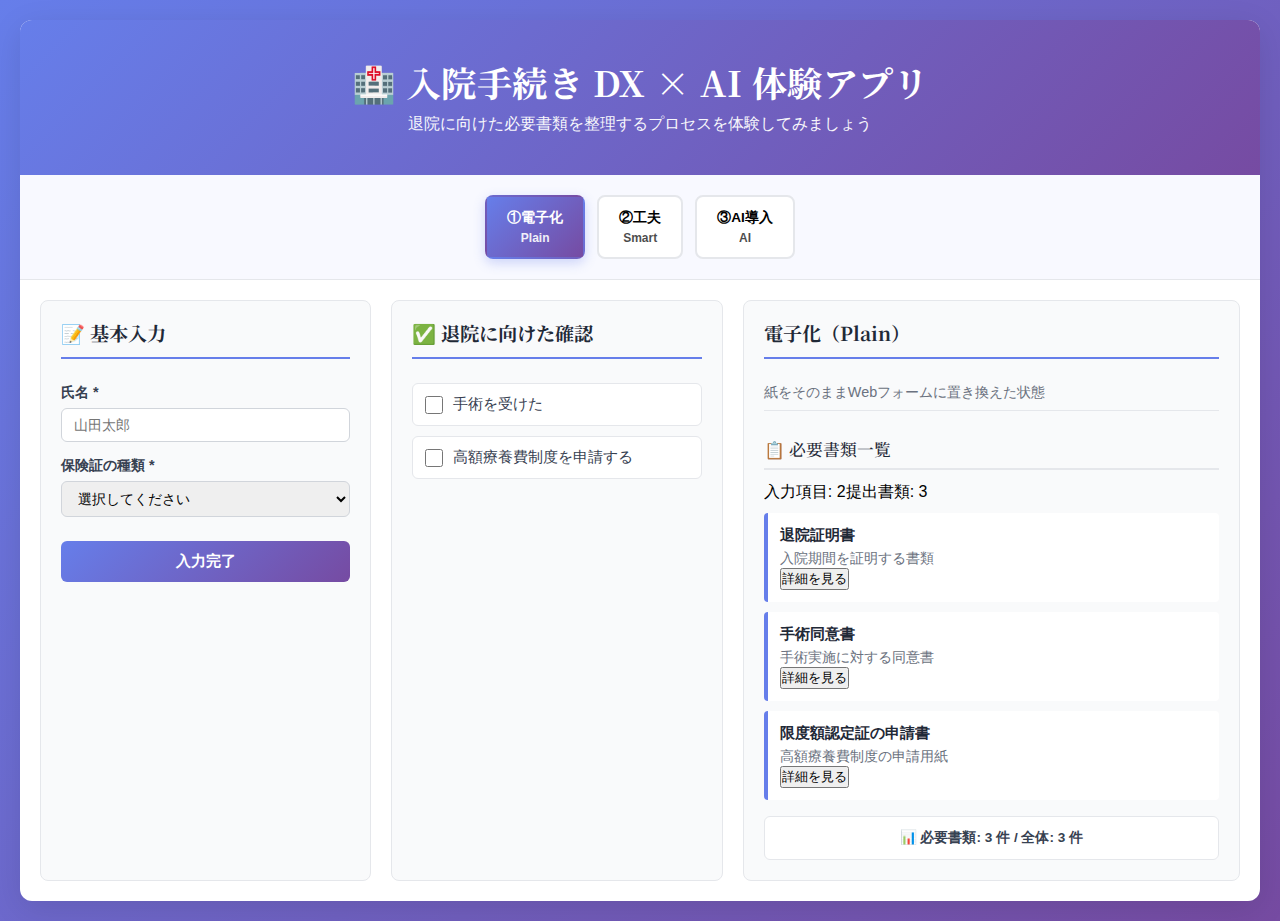
<file: index.html>
<!DOCTYPE html>
<html lang="ja">
<head>
  <meta charset="UTF-8">
  <meta name="viewport" content="width=device-width, initial-scale=1.0">
  <title>入院手続き DX × AI 体験アプリ</title>
  <link rel="stylesheet" href="assets/css/style.css">
</head>
<body>
  <div class="container">
    <!-- ヘッダー -->
    <header class="header">
      <h1>🏥 入院手続き DX × AI 体験アプリ</h1>
      <p>退院に向けた必要書類を整理するプロセスを体験してみましょう</p>
    </header>

    <!-- DXステージ切替ボタン -->
    <div class="mode-switcher">
      <button class="mode-btn active" data-mode="plain">
        <span class="mode-label">①電子化</span>
        <span class="mode-desc">Plain</span>
      </button>
      <button class="mode-btn" data-mode="smart">
        <span class="mode-label">②工夫</span>
        <span class="mode-desc">Smart</span>
      </button>
      <button class="mode-btn" data-mode="ai">
        <span class="mode-label">③AI導入</span>
        <span class="mode-desc">AI</span>
      </button>
    </div>

    <!-- メインコンテンツ（3カラム） -->
    <div class="main-content">
      
      <!-- 左：基本入力 -->
      <section class="column column-left">
        <h2>📝 基本入力</h2>
        <form id="baseForm" class="form">
          <!-- フォーム項目は app.js で動的生成 -->
        </form>
        <button id="submitBtn" class="btn btn-primary">入力完了</button>
      </section>

      <!-- 中央：チェックリスト -->
      <section class="column column-center">
        <h2>✅ 退院に向けた確認</h2>
        <div id="checklistContainer" class="checklist">
          <!-- チェックリスト項目は app.js で動的生成 -->
        </div>
      </section>

      <!-- 右：DX段階の体験画面 -->
      <section class="column column-right">
        <h2 id="modeTitle">①電子化（Plain）</h2>
        <p id="modeDesc" class="mode-description"></p>

        <!-- Plain / Smart / AI の結果表示 -->
        <div id="resultContainer" class="result-container">
          <!-- Plain モード：必要書類全て表示 -->
          <div id="plainResult" class="result-panel result-plain">
            <h3>📋 必要書類一覧</h3>
            <div id="plainDocuments" class="documents-list">
              <!-- ドキュメント一覧は app.js で生成 -->
            </div>
          </div>

          <!-- Smart モード：分岐判定表示 -->
          <div id="smartResult" class="result-panel result-smart" style="display: none;">
            <h3>📋 必要書類（スマート判定）</h3>
            <div id="smartDocuments" class="documents-list">
              <!-- ドキュメント一覧は app.js で生成 -->
            </div>
            <div class="smart-note">
              <p>⚠️ 以下の項目は手動判定が必要です：</p>
              <ul id="smartWarnings"></ul>
            </div>
          </div>

          <!-- AI モード：対話パネル + 最小書類 -->
          <div id="aiResult" class="result-panel result-ai" style="display: none;">
            <div id="aiDialogPanel" class="ai-dialog-panel" style="display: none;">
              <h3>🤖 AI が状況を整理中...</h3>
              <pre id="aiTypingText" class="ai-typing-text"></pre>
            </div>
            
            <div id="aiDocumentsPanel" style="display: none;">
              <h3>📋 あなたに必要な書類（最小セット）</h3>
              <div id="aiDocuments" class="documents-list ai-documents">
                <!-- ドキュメント一覧は app.js で生成 -->
              </div>
            </div>
          </div>
        </div>

        <!-- 統計情報 -->
        <div class="stats-panel">
          <p id="docStats"></p>
        </div>
      </section>

    </div>
  </div>

  <script src="assets/js/typing.js"></script>
  <script src="assets/js/app.js"></script>
</body>
</html>
</file>
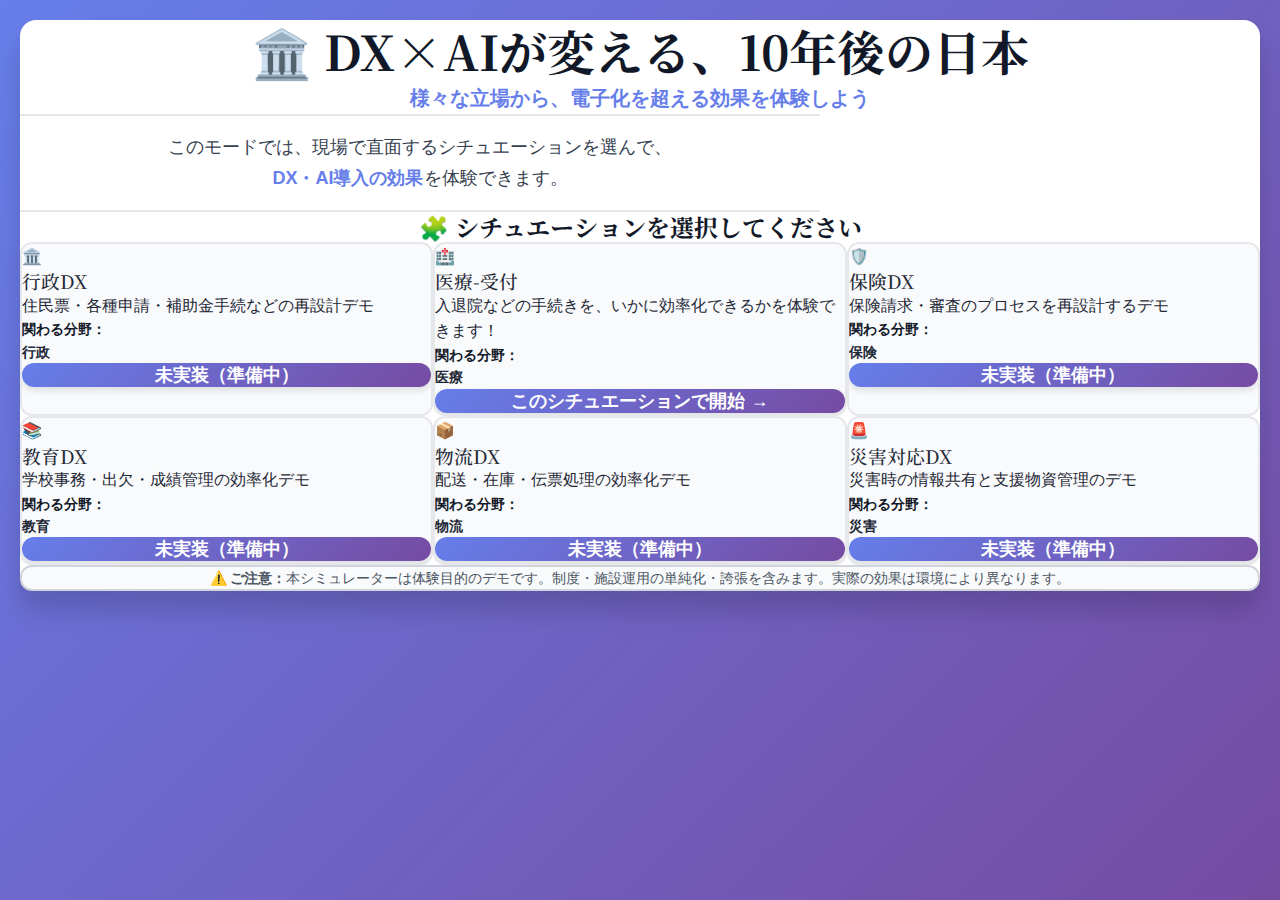
<file: charaselect.html>
<!DOCTYPE html>
<html lang="ja">
<head>
  <meta charset="UTF-8">
  <meta name="viewport" content="width=device-width, initial-scale=1.0">
  <title>ゲームモード - DX×AIが変える、10年後の日本</title>
    <link rel="stylesheet" href="assets/css/style.css">
    <link rel="stylesheet" href="assets/css/base.css">
    <link rel="stylesheet" href="assets/css/intro.css">
    <script src="assets/js/api-client.js"></script>
</head>
<body>
  <main class="intro-container">
    <header class="intro-header">
      <h1>🏛️ DX×AIが変える、10年後の日本</h1>
      <p class="tagline">様々な立場から、電子化を超える効果を体験しよう</p>
    </header>

    <div class="intro-description">
      <p>このモードでは、現場で直面するシチュエーションを選んで、<br><strong>DX・AI導入の効果</strong>を体験できます。</p>
    </div>

    <section class="situation-selection">
      <h2 class="section-title">🧩 シチュエーションを選択してください</h2>
      <div id="characterGrid" class="character-grid">
        <!-- 静的カード（JS不要で安定表示） -->

        <div class="character-card situation-card disabled" data-domain-id="administration">
          <div class="situation-header">
            <div class="situation-icon">🏛️</div>
            <h3 class="situation-title">行政DX</h3>
          </div>
          <p class="situation-summary">住民票・各種申請・補助金手続などの再設計デモ</p>
          <div class="domain-priorities">
            <strong>関わる分野：</strong>
            <div class="priority-badges"><span class="priority-badge">行政</span></div>
          </div>
          <button class="select-character-btn disabled" disabled>未実装（準備中）</button>
        </div>

        <div class="character-card situation-card" data-domain-id="medical">
          <div class="situation-header">
            <div class="situation-icon">🏥</div>
            <h3 class="situation-title">医療-受付</h3>
          </div>
          <p class="situation-summary">入退院などの手続きを、いかに効率化できるかを体験できます！</p>
          <div class="domain-priorities">
            <strong>関わる分野：</strong>
            <div class="priority-badges"><span class="priority-badge">医療</span></div>
          </div>
          <button class="select-character-btn" data-domain="medical">このシチュエーションで開始 →</button>
        </div>

        <div class="character-card situation-card disabled" data-domain-id="insurance">
          <div class="situation-header">
            <div class="situation-icon">🛡️</div>
            <h3 class="situation-title">保険DX</h3>
          </div>
          <p class="situation-summary">保険請求・審査のプロセスを再設計するデモ</p>
          <div class="domain-priorities">
            <strong>関わる分野：</strong>
            <div class="priority-badges"><span class="priority-badge">保険</span></div>
          </div>
          <button class="select-character-btn disabled" disabled>未実装（準備中）</button>
        </div>

        <div class="character-card situation-card disabled" data-domain-id="education">
          <div class="situation-header">
            <div class="situation-icon">📚</div>
            <h3 class="situation-title">教育DX</h3>
          </div>
          <p class="situation-summary">学校事務・出欠・成績管理の効率化デモ</p>
          <div class="domain-priorities">
            <strong>関わる分野：</strong>
            <div class="priority-badges"><span class="priority-badge">教育</span></div>
          </div>
          <button class="select-character-btn disabled" disabled>未実装（準備中）</button>
        </div>

        <div class="character-card situation-card disabled" data-domain-id="logistics">
          <div class="situation-header">
            <div class="situation-icon">📦</div>
            <h3 class="situation-title">物流DX</h3>
          </div>
          <p class="situation-summary">配送・在庫・伝票処理の効率化デモ</p>
          <div class="domain-priorities">
            <strong>関わる分野：</strong>
            <div class="priority-badges"><span class="priority-badge">物流</span></div>
          </div>
          <button class="select-character-btn disabled" disabled>未実装（準備中）</button>
        </div>

        <div class="character-card situation-card disabled" data-domain-id="disaster">
          <div class="situation-header">
            <div class="situation-icon">🚨</div>
            <h3 class="situation-title">災害対応DX</h3>
          </div>
          <p class="situation-summary">災害時の情報共有と支援物資管理のデモ</p>
          <div class="domain-priorities">
            <strong>関わる分野：</strong>
            <div class="priority-badges"><span class="priority-badge">災害</span></div>
          </div>
          <button class="select-character-btn disabled" disabled>未実装（準備中）</button>
        </div>

      </div>

    </section>

    <footer class="disclaimer">
        <p><strong>⚠️ ご注意：</strong>本シミュレーターは体験目的のデモです。制度・施設運用の単純化・誇張を含みます。実際の効果は環境により異なります。</p>
    </footer>
  </main>

  <script src="assets/js/state.js"></script>
  <script>
    // 簡易ハンドラ: 表示は静的にして安定化。開始ボタンだけJSで処理
    document.addEventListener('DOMContentLoaded', () => {
      document.querySelectorAll('button[data-domain]').forEach(btn => {
        btn.addEventListener('click', () => {
          const domainId = btn.getAttribute('data-domain');
          if (!domainId) return;
          const card = document.querySelector(`[data-domain-id="${domainId}"]`);
          if (card) { card.style.transform = 'scale(0.95)'; card.style.opacity = '0.6'; }
          const profile = { situation: domainId, situationLabel: domainId, timestamp: new Date().toISOString() };
          saveProfile(profile);
          setTimeout(() => navigate('strategy.html'), 200);
        });
      });
    });
  </script>
</body>
</html>
</file>
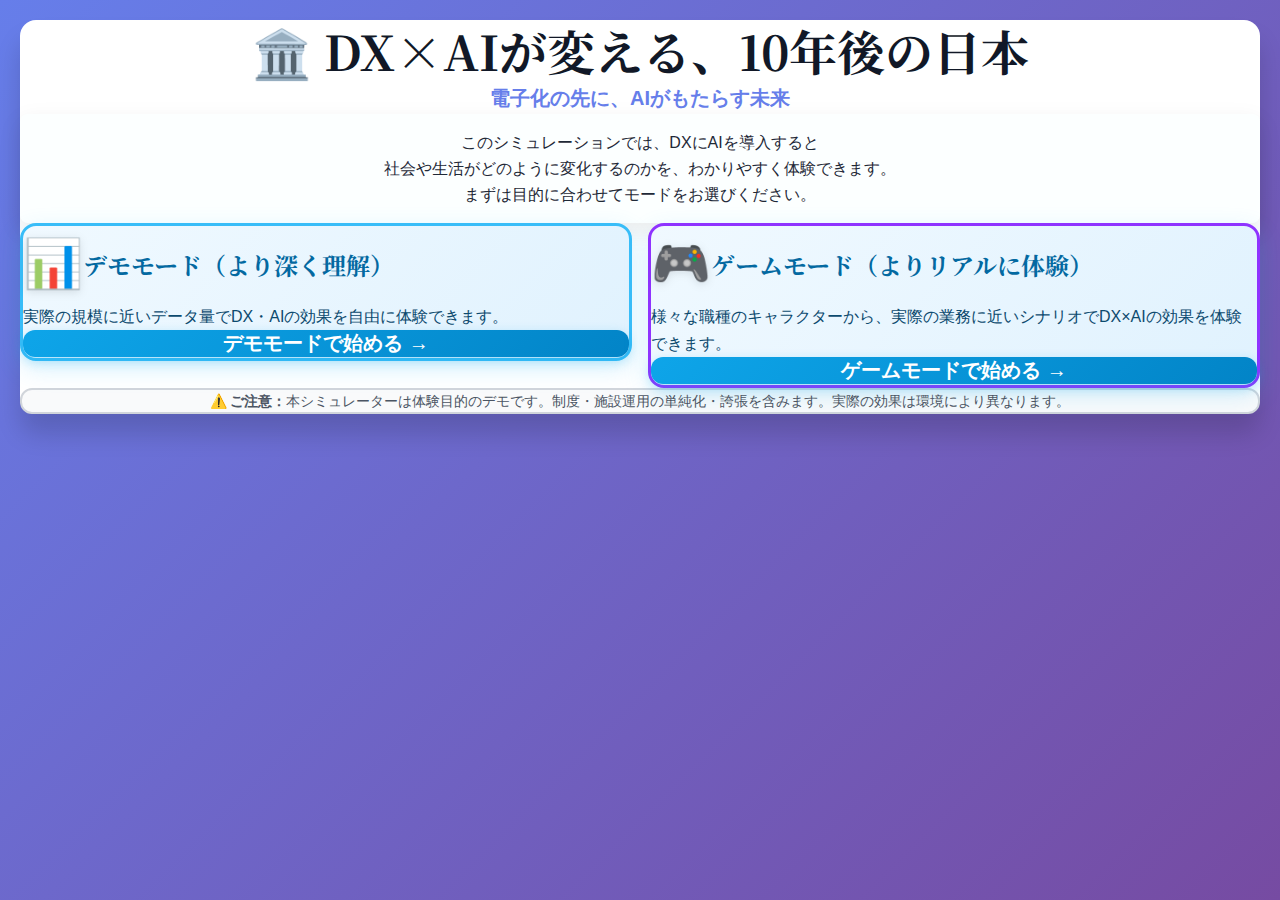
<file: intro.html>
<!DOCTYPE html>
<html lang="ja">
<head>
  <meta charset="UTF-8">
  <meta name="viewport" content="width=device-width, initial-scale=1.0">
  <title>モード選択 - DX×AIが変える、10年後の日本</title>
  <link rel="stylesheet" href="assets/css/style.css">
  <link rel="stylesheet" href="assets/css/base.css">
  <link rel="stylesheet" href="assets/css/intro.css">
  <script src="assets/js/api-client.js"></script>
</head>
<body>
  <main class="intro-container">
    <header class="intro-header">
      <h1>🏛️ DX×AIが変える、10年後の日本</h1>
      <p class="tagline">電子化の先に、AIがもたらす未来</p>
    </header>

    <p class="card" style="text-align: center;">このシミュレーションでは、DXにAIを導入すると<br>
      社会や生活がどのように変化するのかを、わかりやすく体験できます。<br>
      まずは目的に合わせてモードをお選びください。</p>

      <!-- デモモードカード -->
      <div class="card-grid">
      <div class="demo-mode-card">
        <div class="demo-mode-header">
          <span class="demo-mode-icon">📊</span>
          <h3 class="demo-mode-title">デモモード（より深く理解）</h3>
        </div>
        <p class="demo-mode-description">
          実際の規模に近いデータ量でDX・AIの効果を自由に体験できます。
        </p>
        <button onclick="navigate('home.html', { experience: 'demo' })" class="demo-mode-btn">
          デモモードで始める →
        </button>
      </div>

      <div class="game-mode-card">
        <div class="demo-mode-header">
          <span class="demo-mode-icon">🎮</span>
          <h3 class="demo-mode-title">ゲームモード（よりリアルに体験）</h3>
        </div>
        <p class="demo-mode-description">
          様々な職種のキャラクターから、実際の業務に近いシナリオでDX×AIの効果を体験できます。
        </p>
        <button onclick="navigate('charaselect.html', { experience: 'game' })" class="demo-mode-btn">
          ゲームモードで始める →
        </button>
      </div>
    </div>

    <footer class="disclaimer">
      <p><strong>⚠️ ご注意：</strong>本シミュレーターは体験目的のデモです。制度・施設運用の単純化・誇張を含みます。実際の効果は環境により異なります。</p>
    </footer>
  </main>

  <script src="assets/js/state.js"></script>
  <script src="assets/js/intro.js"></script>
</body>
</html>
</file>
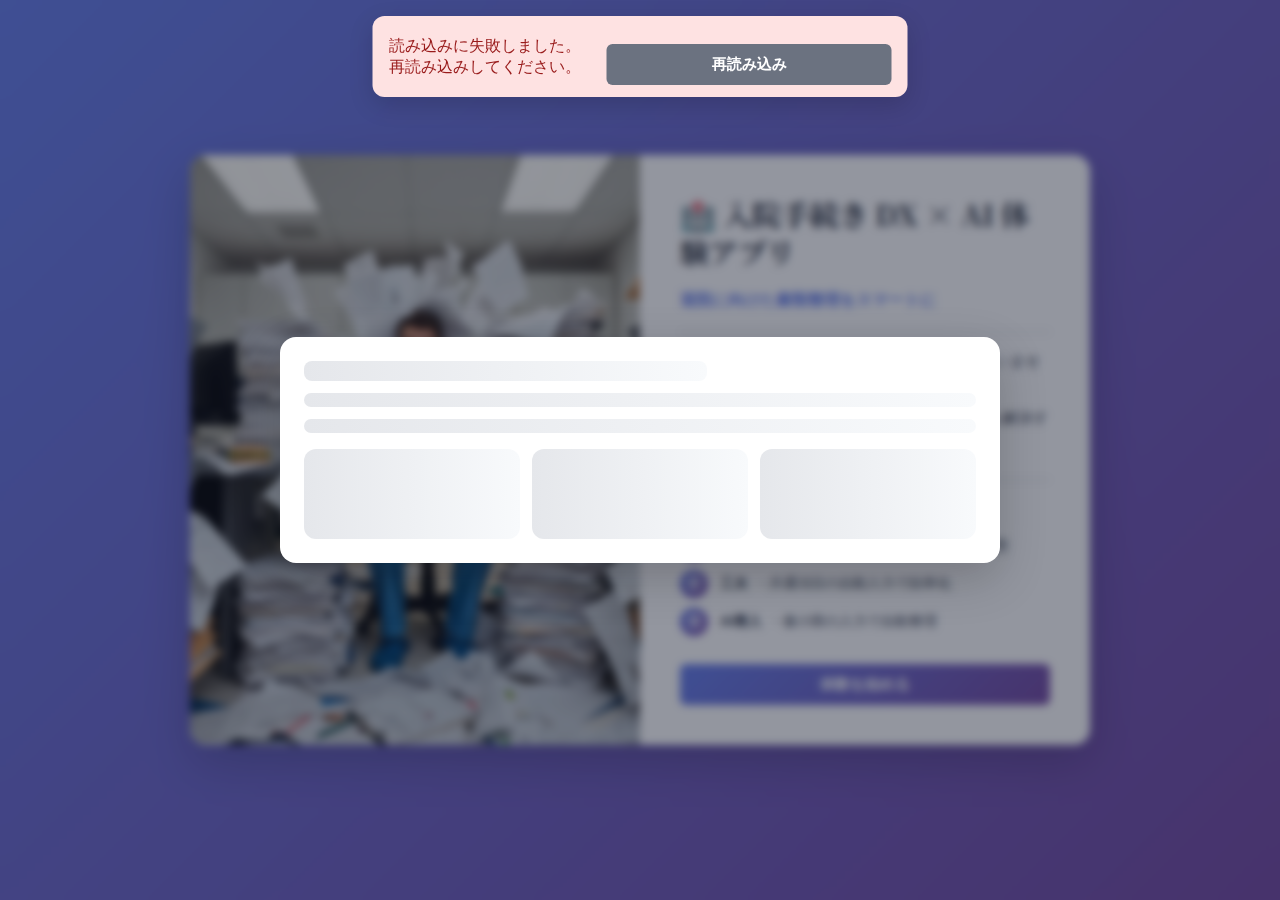
<file: medical_v15.html>
<!DOCTYPE html>
<html lang="ja">
<head>
  <meta charset="UTF-8">
  <meta name="viewport" content="width=device-width, initial-scale=1.0">
  <title>入院手続き DX × AI 体験アプリ</title>
  <link rel="stylesheet" href="assets/css/style.css">
  <link rel="stylesheet" href="assets/css/phase1.css">
</head>
<body>
  <!-- ローディング（スケルトン） -->
  <div id="loadingScreen" class="loading-screen" style="display: none;">
    <div class="loading-card">
      <div class="skeleton-line title"></div>
      <div class="skeleton-line"></div>
      <div class="skeleton-line"></div>
      <div class="skeleton-grid">
        <div class="skeleton-card"></div>
        <div class="skeleton-card"></div>
        <div class="skeleton-card"></div>
      </div>
    </div>
  </div>

  <!-- 読み込みエラー表示 -->
  <div id="loadError" class="load-error" style="display: none;">
    <p>読み込みに失敗しました。再読み込みしてください。</p>
    <button id="reloadBtn" class="btn btn-secondary">再読み込み</button>
  </div>

  <!-- 導入画面 -->
  <div id="introScreen" class="intro-screen">
    <div class="intro-content">
      <div class="intro-image">
        <img src="assets/img/papers.png" alt="書類整理のイメージ">
      </div>
      <div class="intro-text">
        <h1>🏥 入院手続き DX × AI 体験アプリ</h1>
        <p class="intro-subtitle">退院に向けた書類整理をスマートに</p>
        <div class="intro-description">
          <p>入院手続きでは、同じ情報を何度も書かされていませんか？</p>
          <p>このアプリは、その複雑さを<strong>DX × AI</strong>の視点から解決するデモです。</p>
        </div>
        <div class="intro-stages">
          <h3>3つの段階を体験できます</h3>
          <ul>
            <li><span class="stage-num">①</span> <strong>電子化</strong> - 紙をそのままWebに置き換えた状態</li>
            <li><span class="stage-num">②</span> <strong>工夫</strong> - 共通項目の自動入力で効率化</li>
            <li><span class="stage-num">③</span> <strong>AI導入</strong> - 最小限の入力で自動整理</li>
          </ul>
        </div>
        <button id="startBtn" class="btn btn-start">体験を始める</button>
      </div>
    </div>
  </div>

  <!-- ステップ1：基本情報入力 -->
  <div id="step1" class="step-screen" style="display: none;">
    <div class="container step-container">
      <header class="header">
        <h1>🏥 入院手続き DX × AI 体験アプリ</h1>
        <p class="step-indicator">ステップ 1/2：基本情報の入力</p>
      </header>

      <div class="step-content">
        <section class="form-section">
          <h2>📝 基本情報を入力してください</h2>
          <p class="form-description">退院に向けた必要書類を整理するため、基本情報を入力してください。<br>※この工程はページ下部からスキップできます。</p>
          
          <!-- 警告カード -->
          <div class="notice-card" style="margin-bottom: 24px; padding: 16px; background: #fffbea; border-left: 4px solid #f59e0b; border-radius: 8px;">
            <div style="display: flex; align-items: flex-start; gap: 12px;">
              <span style="font-size: 24px; flex-shrink: 0;">💡</span>
              <div style="flex: 1;">
                <p style="margin: 0 0 8px 0; font-weight: 600; color: #92400e;">本アプリはデモ・体験用のモデルアプリです</p>
                <ul style="margin: 0; padding-left: 20px; font-size: 14px; line-height: 1.6; color: #78350f;">
                  <li>入力された個人情報は一切保存・送信されません（ブラウザ内のみで動作します）</li>
                  <li>実際の個人情報を入力する必要はありません。仮の情報でお試しください</li>
                  <li>実際の運用は医療機関の指示に従ってください</li>
                </ul>
                <p style="margin: 8px 0 0 0; font-size: 13px; color: #92400e;">※ ページ最下部にある、「入力画面スキップ→」ボタンからスキップできます。</p>
              </div>
            </div>
          </div>

          <form id="baseForm" class="form">
            <!-- フォーム項目は app.js で動的生成 -->
          </form>
          <button id="nextToStep2Btn" class="btn btn-primary btn-large">次のステップへ進む →</button>
          <button id="skipInputBtn" class="btn btn-secondary btn-large" style="margin-top: 12px;">入力画面をスキップ →</button>
        </section>
      </div>
    </div>
  </div>

  <!-- プレビュー画面モーダル -->
  <div id="previewModal" class="preview-modal" style="display: none;">
    <div class="preview-content">
      <h2>📋 入力内容のプレビュー</h2>
      <p class="preview-description">基本情報は自動入力されました。このまま次のステップへ進みますか？</p>
      <div id="previewList" class="preview-list">
        <!-- プレビュー項目は app.js で動的生成 -->
      </div>
      <div class="preview-actions">
        <button id="confirmSkipBtn" class="btn btn-primary btn-large">次の画面へ進む →</button>
        <button id="cancelSkipBtn" class="btn btn-secondary">キャンセル</button>
      </div>
    </div>
  </div>

  <!-- ステップ2：チェックリスト + 必要書類（3モード切替） -->
  <div id="step2" class="step-screen" style="display: none;">
    <div class="container">
      <header class="header">
        <h1>🏥 入院手続き DX × AI 体験アプリ</h1>
        <p class="step-indicator">ステップ 2/2：必要書類の確認</p>
        <!-- 数値バッジ -->
        <div class="header-metrics" id="headerMetrics">
          <span class="header-badge" id="headerDocsBadge">📋 提出書類: <strong>-</strong></span>
          <span class="header-badge" id="headerInputBadge">✏️ 入力項目: <strong>-</strong></span>
          <span class="header-badge" id="headerWarnBadge">⚠️ 要判断: <strong>-</strong></span>
        </div>
      </header>

      <!-- DXステージ切替ボタン -->
      <div class="mode-switcher">
        <button class="mode-btn active" data-mode="plain">
          <span class="mode-label">①電子化</span>
          <span class="mode-desc">Plain</span>
        </button>
        <button class="mode-btn" data-mode="smart">
          <span class="mode-label">②工夫</span>
          <span class="mode-desc">Smart</span>
        </button>
        <button class="mode-btn" data-mode="ai">
          <span class="mode-label">③AI導入</span>
          <span class="mode-desc">AI</span>
        </button>
        <a href="summary.html" class="mode-btn summary-btn" title="全体のまとめを見る">
          <span class="mode-label">④まとめ</span>
          <span class="mode-desc">Summary</span>
        </a>
      </div>

      <!-- メトリクス比較バー（折りたたみ可能） -->
      <div class="collapsible-header" id="metricsToggle" role="button" tabindex="0" aria-expanded="false">
        <h3 style="margin: 0; font-size: 1rem; font-weight: 600;">📊 モード比較グラフ</h3>
        <span class="collapse-icon">▶</span>
      </div>
      <div id="metricsContainer" class="metrics-container collapsible-content" style="display: none;">
        <div class="metric-card">
          <div class="metric-label">提出書類</div>
          <div class="metric-row">
            <span class="metric-row-label">Plain</span>
            <div class="metric-bar">
              <div id="metricDocsPlain" class="metric-bar-fill plain"></div>
            </div>
            <span id="metricDocsPlainValue" class="metric-row-value">-</span>
          </div>
          <div class="metric-row">
            <span class="metric-row-label">Smart</span>
            <div class="metric-bar">
              <div id="metricDocsSmart" class="metric-bar-fill smart"></div>
            </div>
            <span id="metricDocsSmartValue" class="metric-row-value">-</span>
          </div>
          <div class="metric-row">
            <span class="metric-row-label">AI</span>
            <div class="metric-bar">
              <div id="metricDocsAi" class="metric-bar-fill ai"></div>
            </div>
            <span id="metricDocsAiValue" class="metric-row-value">-</span>
          </div>
        </div>
        <div class="metric-card">
          <div class="metric-label">入力項目</div>
          <div class="metric-row">
            <span class="metric-row-label">Plain</span>
            <div class="metric-bar">
              <div id="metricInputPlain" class="metric-bar-fill plain"></div>
            </div>
            <span id="metricInputPlainValue" class="metric-row-value">-</span>
          </div>
          <div class="metric-row">
            <span class="metric-row-label">Smart</span>
            <div class="metric-bar">
              <div id="metricInputSmart" class="metric-bar-fill smart"></div>
            </div>
            <span id="metricInputSmartValue" class="metric-row-value">-</span>
          </div>
          <div class="metric-row">
            <span class="metric-row-label">AI</span>
            <div class="metric-bar">
              <div id="metricInputAi" class="metric-bar-fill ai"></div>
            </div>
            <span id="metricInputAiValue" class="metric-row-value">-</span>
          </div>
        </div>
      </div>

      <!-- スマホ用：チェックリスト（折りたたみ可能） -->
      <div class="mobile-checklist-section">
        <div class="collapsible-header" id="mobileChecklistToggle" role="button" tabindex="0" aria-expanded="true">
          <h2 style="margin: 0; font-size: 1.1rem; font-weight: 600;">✅ 該当する項目をチェック</h2>
          <span class="collapse-icon">▼</span>
        </div>
        <div class="collapsible-content" id="mobileChecklistContent" style="display: block;">
          <p class="checklist-description" style="font-size: 0.9rem; color: #64748b; margin: 12px 0;">該当する場合はチェック。必要書類が自動で変わります。</p>
          <div id="mobileChecklistContainer" class="checklist">
            <!-- チェックリスト項目は app.js で動的生成 -->
          </div>
        </div>
      </div>

      <!-- スマホ用：必要書類（折りたたみ可能） -->
      <div class="mobile-result-section">
        <div class="collapsible-header" id="mobileResultToggle" role="button" tabindex="0" aria-expanded="false">
          <h2 style="margin: 0; font-size: 1.1rem; font-weight: 600;">📋 必要書類一覧</h2>
          <span class="collapse-icon">▶</span>
        </div>
        <div class="collapsible-content" id="mobileResultContent" style="display: none;">
          <div id="mobileResultContainer">
            <!-- 結果は app.js で動的生成 -->
          </div>
        </div>
      </div>

      <!-- メインコンテンツ（2カラム） -->
      <div class="main-content step2-layout">
        
        <!-- 左：チェックリスト -->
        <section id="checklistSection" class="column column-left" role="region" aria-label="チェックリスト">
          <h2>✅ 退院に向けた確認</h2>
          <p class="checklist-description">以下の項目に該当する場合はチェックしてください。必要書類が自動で変わります。</p>
          <div id="checklistContainer" class="checklist">
            <!-- チェックリスト項目は app.js で動的生成 -->
          </div>
          <button id="backToStep1Btn" class="btn btn-secondary">← 基本情報に戻る</button>
        </section>

        <!-- 右：DX段階の体験画面 -->
        <section id="resultSection" class="column column-right" role="region" aria-label="結果表示">
          <h2 id="modeTitle">①電子化（Plain）</h2>
          <p id="modeDesc" class="mode-description"></p>

          <!-- Plain / Smart / AI の結果表示 -->
          <div id="resultContainer" class="result-container">
            <!-- Plain モード：すべての書類を表示 -->
            <div id="plainResult" class="result-panel result-plain">
              <h3>📋 必要書類一覧</h3>
              <div id="plainDocuments" class="documents-list">
                <!-- ドキュメント一覧は app.js で生成 -->
              </div>
            </div>

            <!-- Smart モード：分岐判定表示 -->
            <div id="smartResult" class="result-panel result-smart" style="display: none;">
              <h3>📋 必要書類（スマート判定）</h3>
              <div id="smartDocuments" class="documents-list">
                <!-- ドキュメント一覧は app.js で生成 -->
              </div>
              <div class="smart-note">
                <p>⚠️ 以下の項目は手動判断が必要です</p>
                <ul id="smartWarnings"></ul>
              </div>
            </div>

            <!-- AI モード：対話パネル + 最小書類 -->
            <div id="aiResult" class="result-panel result-ai" style="display: none;">
              <!-- 仮説ログ -->
              <div id="aiHypothesisPanel" class="ai-hypothesis-panel" style="display: none;" aria-live="polite">
                <h3>🤖 AI が状況を分析中...</h3>
                <div id="aiHypothesisLog" class="ai-hypothesis-log"></div>
              </div>

              <!-- 可変質問パネル -->
              <div id="aiBranchQuestions" class="ai-branch-questions" style="display: none;" aria-live="polite">
                <h3>📝 詳細を確認します</h3>
                <p class="branch-description">より正確に必要書類を絞り込むため、いくつか質問させてください。</p>
                <div id="branchQuestionContainer" class="branch-question-container">
                  <!-- 質問は動的に生成 -->
                </div>
              </div>

              <!-- 確定ログ -->
              <div id="aiConfirmLog" class="ai-confirm-log" style="display: none;" aria-live="polite">
                <h3>✅ 判断結果</h3>
                <div id="aiConfirmLogContent" class="ai-confirm-log-content"></div>
              </div>

              <!-- 旧対話パネル（後方互換用） -->
              <div id="aiDialogPanel" class="ai-dialog-panel" style="display: none;">
                <h3>🤖 AI が状況を整理中...</h3>
                <pre id="aiJudgmentLog" class="ai-judgment-log"></pre>
                <pre id="aiTypingText" class="ai-typing-text"></pre>
              </div>
              
              <!-- 書類リスト -->
              <div id="aiDocumentsPanel" style="display: none;">
                <h3>📋 あなたに必要な書類（最小セット）</h3>
                <div id="aiDocuments" class="documents-list ai-documents">
                  <!-- ドキュメント一覧は app.js で生成 -->
                </div>
                <div class="simulation-note">
                  <p>💡 本デモは一般的な想定に基づくシミュレーションです。実際の運用は医療機関の指示に従ってください。</p>
                  <p>※ マイナンバーカードで一元管理できる範囲は、医療機関・保険者・自治体により異なります。</p>
                </div>
              </div>
            </div>
          </div>

          <!-- 統計情報 -->
          <div class="stats-panel">
            <p id="docStats"></p>
          </div>

          <!-- アクションボタン -->
          <div class="action-buttons-container">
            <button id="actionMenuToggle" class="action-menu-toggle" title="メニューを開く/閉じる" aria-label="アクションメニュー" aria-expanded="false">
              <span class="toggle-icon">☰</span>
            </button>
            <div class="action-buttons">
              <button id="switchToPlainBtn" class="action-btn btn-plain-action" title="電子化（Plain）状態に戻す">
                <span class="action-icon">📄</span>
                <span class="action-text">電子化状態に戻す</span>
              </button>
              <button id="switchToSmartBtn" class="action-btn btn-smart-action" title="共通部分を自動入力してスマートに">
                <span class="action-icon">⚡</span>
                <span class="action-text">共通部分を自動入力する</span>
              </button>
              <button id="switchToAiBtn" class="action-btn btn-ai-action" title="AIで最適化して最小限に">
                <span class="action-icon">🤖</span>
                <span class="action-text">AIを導入する</span>
              </button>
              <button id="showSummaryBtn" class="action-btn btn-summary-action" title="全体のまとめを見る">
                <span class="action-icon">📊</span>
                <span class="action-text">まとめ</span>
              </button>
            </div>
          </div>
        </section>
      </div>
    </div>
  </div>

  <!-- ページ上部に戻るボタン -->
  <button id="backToTopBtn" class="back-to-top" aria-label="ページ上部に戻る" title="ページ上部に戻る">
    <span class="back-to-top-icon">↑</span>
  </button>

  <script src="assets/js/typing.js"></script>
  <script src="assets/js/app.js?v=15"></script>
</body>
</html>
</file>
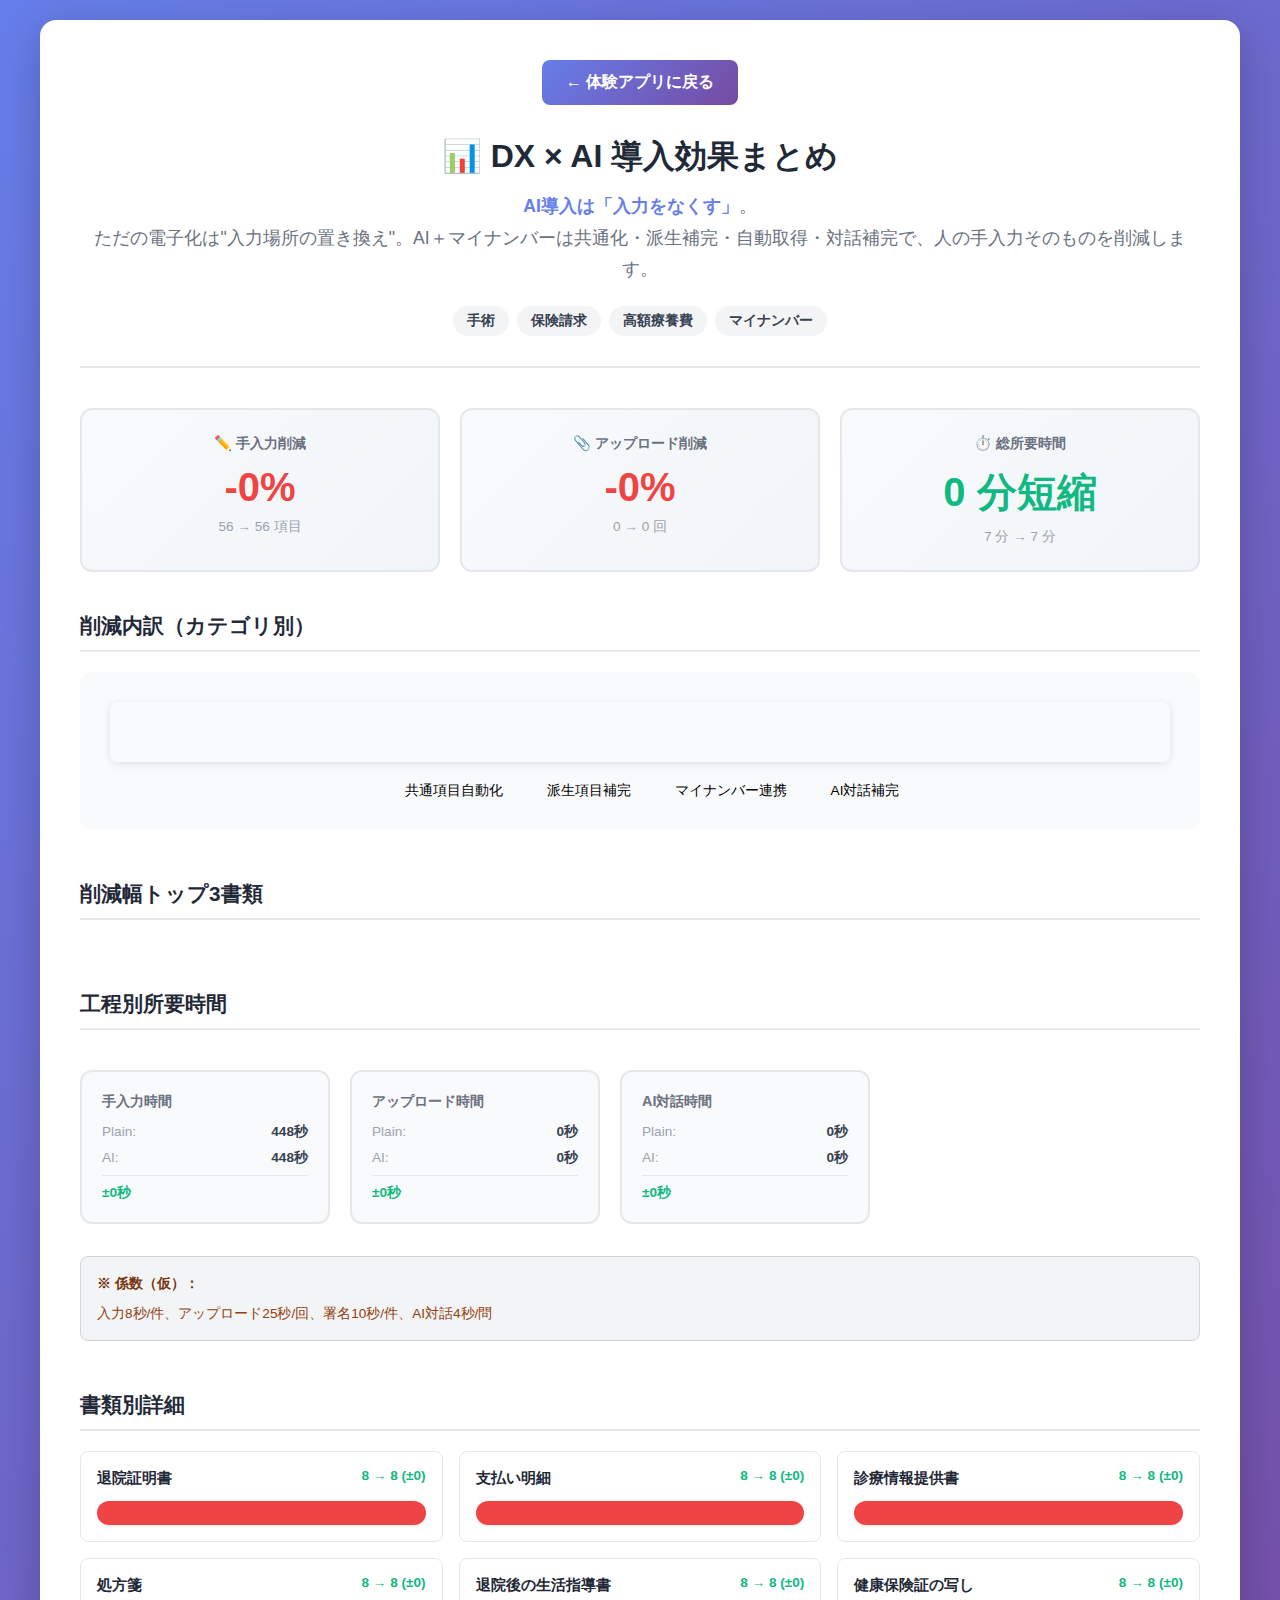
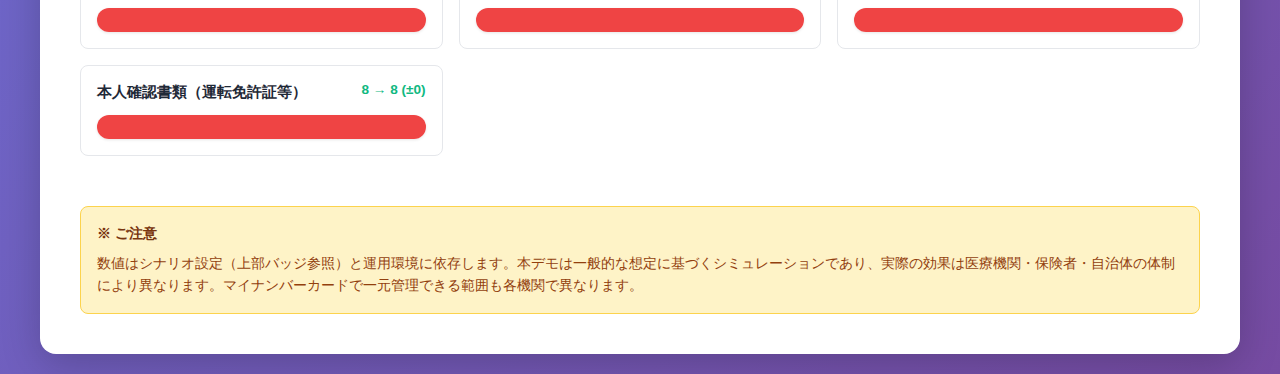
<file: summary.html>
<!DOCTYPE html>
<html lang="ja">
<head>
  <meta charset="UTF-8">
  <meta name="viewport" content="width=device-width, initial-scale=1.0">
  <title>まとめ - DX×AI 入院手続き体験アプリ</title>
  <style>
    * {
      margin: 0;
      padding: 0;
      box-sizing: border-box;
    }

    body {
      font-family: 'Segoe UI', Tahoma, Geneva, Verdana, sans-serif;
      background: linear-gradient(135deg, #667eea 0%, #764ba2 100%);
      min-height: 100vh;
      padding: 20px;
    }

    .container {
      max-width: 1200px;
      margin: 0 auto;
      background: white;
      border-radius: 16px;
      padding: 40px;
      box-shadow: 0 10px 40px rgba(0, 0, 0, 0.2);
    }

    .header {
      text-align: center;
      margin-bottom: 40px;
      padding-bottom: 30px;
      border-bottom: 2px solid #e5e7eb;
    }

    .header h1 {
      font-size: 2rem;
      color: #1f2937;
      margin-bottom: 12px;
    }

    .header .hero-text {
      font-size: 1.1rem;
      color: #6b7280;
      line-height: 1.8;
      margin-bottom: 20px;
    }

    .header .hero-text strong {
      color: #667eea;
      font-weight: 700;
    }

    .scenario-badges {
      display: flex;
      gap: 8px;
      justify-content: center;
      flex-wrap: wrap;
      margin-top: 20px;
    }

    .scenario-badge {
      padding: 6px 14px;
      border-radius: 20px;
      font-size: 0.85rem;
      font-weight: 600;
      background: #f3f4f6;
      color: #374151;
    }

    .scenario-badge.active {
      background: #667eea;
      color: white;
    }

    /* KPIタイル */
    .kpi-grid {
      display: grid;
      grid-template-columns: repeat(auto-fit, minmax(280px, 1fr));
      gap: 20px;
      margin-bottom: 40px;
    }

    .kpi-tile {
      background: linear-gradient(135deg, #f8fafc 0%, #f1f5f9 100%);
      border: 2px solid #e5e7eb;
      border-radius: 12px;
      padding: 24px;
      text-align: center;
    }

    .kpi-label {
      font-size: 0.9rem;
      color: #6b7280;
      margin-bottom: 12px;
      font-weight: 600;
    }

    .kpi-value {
      font-size: 2.5rem;
      font-weight: 700;
      color: #ef4444;
      margin-bottom: 8px;
    }

    .kpi-value.positive {
      color: #10b981;
    }

    .kpi-sub {
      font-size: 0.85rem;
      color: #9ca3af;
    }

    /* セクション */
    .section {
      margin-bottom: 50px;
    }

    .section-title {
      font-size: 1.3rem;
      color: #1f2937;
      margin-bottom: 20px;
      padding-bottom: 10px;
      border-bottom: 2px solid #e5e7eb;
    }

    /* ウォーターフォール */
    .waterfall-container {
      background: #f9fafb;
      border-radius: 12px;
      padding: 30px;
      margin-bottom: 30px;
    }

    .waterfall-bars {
      display: flex;
      height: 60px;
      border-radius: 8px;
      overflow: hidden;
      margin-bottom: 20px;
      box-shadow: 0 2px 8px rgba(0, 0, 0, 0.1);
    }

    .wf-bar {
      display: flex;
      align-items: center;
      justify-content: center;
      color: white;
      font-weight: 600;
      font-size: 0.9rem;
      transition: all 0.3s ease;
      cursor: pointer;
    }

    .wf-bar:hover {
      filter: brightness(1.1);
      transform: scaleY(1.05);
    }

    .wf-bar.shared { background: #5B8FF9; }
    .wf-bar.derived { background: #5AD8A6; }
    .wf-bar.mynumber { background: #36CBCB; }
    .wf-bar.ai { background: #F6BD16; }

    .wf-legend {
      display: flex;
      gap: 20px;
      justify-content: center;
      flex-wrap: wrap;
    }

    .wf-legend-item {
      display: flex;
      align-items: center;
      gap: 8px;
      font-size: 0.85rem;
    }

    .wf-legend-color {
      width: 16px;
      height: 16px;
      border-radius: 4px;
    }

    /* スロープ */
    .slope-container {
      display: flex;
      flex-direction: column;
      gap: 20px;
    }

    .slope-item {
      background: #f9fafb;
      border-radius: 8px;
      padding: 20px;
      display: flex;
      align-items: center;
      gap: 20px;
    }

    .slope-name {
      flex: 1;
      font-weight: 600;
      color: #374151;
    }

    .slope-bars {
      display: flex;
      align-items: center;
      gap: 12px;
      flex: 2;
    }

    .slope-bar {
      height: 32px;
      background: #667eea;
      border-radius: 4px;
      display: flex;
      align-items: center;
      justify-content: center;
      color: white;
      font-size: 0.85rem;
      font-weight: 600;
      transition: all 0.3s ease;
    }

    .slope-bar.plain { background: #3b82f6; }
    .slope-bar.ai { background: #10b981; }

    .slope-diff {
      font-weight: 700;
      color: #10b981;
    }

    /* タイムライン */
    .timeline-container {
      display: flex;
      gap: 20px;
      overflow-x: auto;
      padding: 20px 0;
      scroll-snap-type: x mandatory;
    }

    .timeline-card {
      min-width: 250px;
      background: #f9fafb;
      border-radius: 12px;
      padding: 20px;
      scroll-snap-align: center;
      border: 2px solid #e5e7eb;
    }

    .timeline-label {
      font-size: 0.9rem;
      font-weight: 600;
      color: #6b7280;
      margin-bottom: 12px;
    }

    .timeline-values {
      display: flex;
      flex-direction: column;
      gap: 8px;
    }

    .timeline-value {
      display: flex;
      justify-content: space-between;
      align-items: center;
      font-size: 0.85rem;
    }

    .timeline-value .label {
      color: #9ca3af;
    }

    .timeline-value .value {
      font-weight: 700;
      color: #374151;
    }

    .timeline-value.diff {
      color: #10b981;
      font-weight: 700;
      padding-top: 8px;
      border-top: 1px solid #e5e7eb;
    }

    /* 書類カード */
    .forms-container {
      display: grid;
      grid-template-columns: repeat(auto-fill, minmax(300px, 1fr));
      gap: 16px;
    }

    .form-card {
      background: white;
      border: 1px solid #e5e7eb;
      border-radius: 8px;
      padding: 16px;
      transition: all 0.2s ease;
    }

    .form-card:hover {
      box-shadow: 0 4px 12px rgba(0, 0, 0, 0.1);
      transform: translateY(-2px);
    }

    .form-card-header {
      display: flex;
      justify-content: space-between;
      align-items: flex-start;
      margin-bottom: 12px;
    }

    .form-card-name {
      font-weight: 600;
      color: #1f2937;
      font-size: 0.95rem;
    }

    .form-card-diff {
      font-size: 0.85rem;
      color: #10b981;
      font-weight: 600;
    }

    .form-card-bar {
      height: 24px;
      border-radius: 12px;
      display: flex;
      overflow: hidden;
      box-shadow: 0 1px 3px rgba(0, 0, 0, 0.1);
    }

    .form-bar-segment {
      transition: all 0.3s ease;
    }

    .form-bar-segment:hover {
      filter: brightness(1.1);
    }

    .form-bar-segment.shared { background: #5B8FF9; }
    .form-bar-segment.derived { background: #5AD8A6; }
    .form-bar-segment.mynumber { background: #36CBCB; }
    .form-bar-segment.ai-auto { background: #F6BD16; }
    .form-bar-segment.manual { background: #ef4444; }

    /* 注記 */
    .note {
      background: #fef3c7;
      border: 1px solid #fcd34d;
      border-radius: 8px;
      padding: 16px;
      font-size: 0.85rem;
      color: #92400e;
      line-height: 1.6;
      margin-top: 30px;
    }

    .note strong {
      display: block;
      margin-bottom: 8px;
      color: #78350f;
    }

    /* 戻るボタン */
    .back-btn {
      display: inline-flex;
      align-items: center;
      gap: 8px;
      padding: 12px 24px;
      background: linear-gradient(135deg, #667eea 0%, #764ba2 100%);
      color: white;
      text-decoration: none;
      border-radius: 8px;
      font-weight: 600;
      transition: all 0.3s ease;
      margin-bottom: 30px;
    }

    .back-btn:hover {
      transform: translateY(-2px);
      box-shadow: 0 4px 12px rgba(102, 126, 234, 0.4);
    }

    /* レスポンシブ */
    @media (max-width: 768px) {
      .container {
        padding: 20px;
      }

      .header h1 {
        font-size: 1.5rem;
      }

      .kpi-grid {
        grid-template-columns: 1fr;
      }

      .slope-item {
        flex-direction: column;
        align-items: flex-start;
      }

      .slope-bars {
        width: 100%;
        flex-direction: column;
        gap: 8px;
      }

      .slope-bar {
        width: 100%;
      }

      .forms-container {
        grid-template-columns: 1fr;
      }
    }
  </style>
</head>
<body>
  <div class="container">
    <div class="header">
      <a href="index.html" class="back-btn">← 体験アプリに戻る</a>
      <h1>📊 DX × AI 導入効果まとめ</h1>
      <p class="hero-text">
        <strong>AI導入は「入力をなくす」</strong>。<br>
        ただの電子化は"入力場所の置き換え"。AI＋マイナンバーは共通化・派生補完・自動取得・対話補完で、人の手入力そのものを削減します。
      </p>
      <div class="scenario-badges">
        <span class="scenario-badge" id="b-surgery">手術</span>
        <span class="scenario-badge" id="b-claim">保険請求</span>
        <span class="scenario-badge" id="b-hce">高額療養費</span>
        <span class="scenario-badge" id="b-myn">マイナンバー</span>
      </div>
    </div>

    <!-- KPI -->
    <div class="kpi-grid">
      <div class="kpi-tile">
        <div class="kpi-label">✏️ 手入力削減</div>
        <div class="kpi-value" id="kpi-manual">--%</div>
        <div class="kpi-sub" id="kpi-manual-sub">-- → -- 項目</div>
      </div>
      <div class="kpi-tile">
        <div class="kpi-label">📎 アップロード削減</div>
        <div class="kpi-value" id="kpi-upload">--%</div>
        <div class="kpi-sub" id="kpi-upload-sub">-- → -- 回</div>
      </div>
      <div class="kpi-tile">
        <div class="kpi-label">⏱️ 総所要時間</div>
        <div class="kpi-value positive" id="kpi-time">-- 分短縮</div>
        <div class="kpi-sub" id="kpi-time-sub">-- 分 → -- 分</div>
      </div>
    </div>

    <!-- ウォーターフォール -->
    <div class="section">
      <h2 class="section-title">削減内訳（カテゴリ別）</h2>
      <div class="waterfall-container">
        <div class="waterfall-bars" id="wf-bars">
          <!-- JavaScriptで生成 -->
        </div>
        <div class="wf-legend">
          <div class="wf-legend-item">
            <div class="wf-legend-color shared"></div>
            <span>共通項目自動化</span>
          </div>
          <div class="wf-legend-item">
            <div class="wf-legend-color derived"></div>
            <span>派生項目補完</span>
          </div>
          <div class="wf-legend-item">
            <div class="wf-legend-color mynumber"></div>
            <span>マイナンバー連携</span>
          </div>
          <div class="wf-legend-item">
            <div class="wf-legend-color ai"></div>
            <span>AI対話補完</span>
          </div>
        </div>
      </div>
    </div>

    <!-- スロープ -->
    <div class="section">
      <h2 class="section-title">削減幅トップ3書類</h2>
      <div class="slope-container" id="slope">
        <!-- JavaScriptで生成 -->
      </div>
    </div>

    <!-- タイムライン -->
    <div class="section">
      <h2 class="section-title">工程別所要時間</h2>
      <div class="timeline-container" id="timeline">
        <!-- JavaScriptで生成 -->
      </div>
      <p class="note" style="margin-top: 12px; background: #f3f4f6; border-color: #d1d5db;">
        <strong id="time-note">※ 係数（仮）：</strong>
        入力8秒/件、アップロード25秒/回、署名10秒/件、AI対話4秒/問
      </p>
    </div>

    <!-- 書類カード -->
    <div class="section">
      <h2 class="section-title">書類別詳細</h2>
      <div class="forms-container" id="forms">
        <!-- JavaScriptで生成 -->
      </div>
    </div>

    <!-- 注記 -->
    <div class="note">
      <strong>※ ご注意</strong>
      数値はシナリオ設定（上部バッジ参照）と運用環境に依存します。本デモは一般的な想定に基づくシミュレーションであり、実際の効果は医療機関・保険者・自治体の体制により異なります。マイナンバーカードで一元管理できる範囲も各機関で異なります。
    </div>
  </div>

  <script src="assets/js/summary.js"></script>
</body>
</html>
</file>
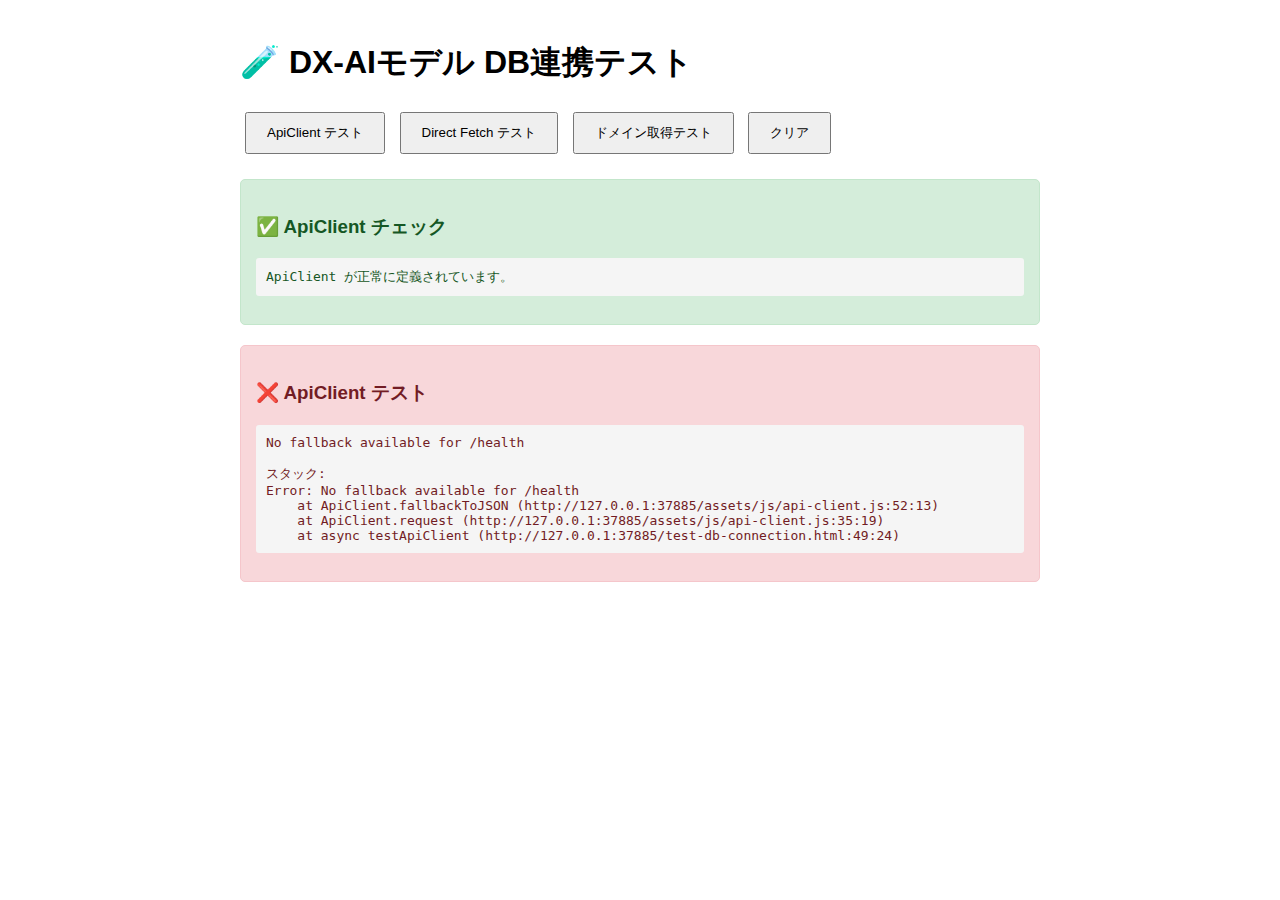
<file: test-db-connection.html>
<!DOCTYPE html>
<html lang="ja">
<head>
  <meta charset="UTF-8">
  <meta name="viewport" content="width=device-width, initial-scale=1.0">
  <title>API接続テスト</title>
  <style>
    body { font-family: sans-serif; padding: 20px; max-width: 800px; margin: 0 auto; }
    .test-result { margin: 20px 0; padding: 15px; border-radius: 5px; }
    .success { background: #d4edda; color: #155724; border: 1px solid #c3e6cb; }
    .error { background: #f8d7da; color: #721c24; border: 1px solid #f5c6cb; }
    pre { background: #f5f5f5; padding: 10px; border-radius: 3px; overflow-x: auto; }
    button { padding: 10px 20px; margin: 5px; cursor: pointer; }
  </style>
</head>
<body>
  <h1>🧪 DX-AIモデル DB連携テスト</h1>
  
  <div>
    <button onclick="testApiClient()">ApiClient テスト</button>
    <button onclick="testDirectFetch()">Direct Fetch テスト</button>
    <button onclick="testDomains()">ドメイン取得テスト</button>
    <button onclick="clearResults()">クリア</button>
  </div>

  <div id="results"></div>

  <script src="assets/js/api-client.js"></script>
  <script>
    function addResult(title, success, content) {
      const div = document.createElement('div');
      div.className = `test-result ${success ? 'success' : 'error'}`;
      div.innerHTML = `<h3>${success ? '✅' : '❌'} ${title}</h3><pre>${content}</pre>`;
      document.getElementById('results').appendChild(div);
    }

    function clearResults() {
      document.getElementById('results').innerHTML = '';
    }

    async function testApiClient() {
      try {
        if (typeof ApiClient === 'undefined') {
          addResult('ApiClient チェック', false, 'ApiClient が定義されていません。api-client.js が読み込まれていない可能性があります。');
          return;
        }
        addResult('ApiClient チェック', true, 'ApiClient が正常に定義されています。');
        
        const health = await ApiClient.healthCheck();
        addResult('ヘルスチェック', true, JSON.stringify(health, null, 2));
      } catch (error) {
        addResult('ApiClient テスト', false, error.message + '\n\nスタック:\n' + error.stack);
      }
    }

    async function testDirectFetch() {
      try {
        const response = await fetch('http://localhost:5000/api/health');
        const data = await response.json();
        addResult('Direct Fetch', true, JSON.stringify(data, null, 2));
      } catch (error) {
        addResult('Direct Fetch', false, error.message + '\n\n' + error.stack);
      }
    }

    async function testDomains() {
      try {
        const data = await ApiClient.getDomains();
        addResult('ドメイン取得', true, 
          `ドメイン数: ${data.domains.length}\n\n` +
          `最初のドメイン:\n${JSON.stringify(data.domains[0], null, 2).substring(0, 500)}...`
        );
      } catch (error) {
        addResult('ドメイン取得', false, error.message + '\n\n' + error.stack);
      }
    }

    // 自動実行
    window.addEventListener('DOMContentLoaded', () => {
      testApiClient();
    });
  </script>
</body>
</html>
</file>
<file: assets/css/style.css>
@import url('https://fonts.googleapis.com/css2?family=Noto+Serif+JP:wght@400;500;700&display=swap');

* {
  margin: 0;
  padding: 0;
  box-sizing: border-box;
}

:root{
  --serif-font: "Noto Serif JP", "Hiragino Mincho ProN", "Hiragino Mincho Pro", "Yu Mincho", "MS PMincho", serif;
}

body {
  font-family: 'Segoe UI', 'Hiragino Sans', sans-serif;
  background: linear-gradient(135deg, #667eea 0%, #764ba2 100%);
  min-height: 100vh;
  padding: 20px;
}

/* 導入画面 */
.intro-screen {
  position: fixed;
  top: 0;
  left: 0;
  right: 0;
  bottom: 0;
  background: linear-gradient(135deg, #667eea 0%, #764ba2 100%);
  display: flex;
  align-items: center;
  justify-content: center;
  z-index: 1000;
  animation: fadeInIntro 0.4s ease-in;
  overflow-y: auto;
  -webkit-overflow-scrolling: touch;
  padding: 20px;
}

@keyframes fadeInIntro {
  from {
    opacity: 0;
  }
  to {
    opacity: 1;
  }
}

.intro-content {
  max-width: 900px;
  width: 100%;
  background: white;
  border-radius: 16px;
  box-shadow: 0 16px 48px rgba(0, 0, 0, 0.2);
  overflow: hidden;
  display: grid;
  grid-template-columns: 1fr 1fr;
  animation: slideUpIntro 0.5s ease-out;
  margin: auto;
  max-height: calc(100vh - 40px);
}

@keyframes slideUpIntro {
  from {
    opacity: 0;
    transform: translateY(30px);
  }
  to {
    opacity: 1;
    transform: translateY(0);
  }
}

.intro-image {
  background: linear-gradient(135deg, #667eea 0%, #764ba2 100%);
  display: flex;
  align-items: center;
  justify-content: center;
  overflow: hidden;
}

.intro-image img {
  width: 100%;
  height: 100%;
  object-fit: cover;
}

.intro-text {
  padding: 40px;
  display: flex;
  flex-direction: column;
  overflow-y: auto;
  -webkit-overflow-scrolling: touch;
  max-height: calc(100vh - 40px);
  justify-content: flex-start;
  gap: 20px;
  touch-action: pan-y;
}

.intro-text h1 {
  font-size: 1.8rem;
  color: #1f2937;
  line-height: 1.3;
}

.intro-subtitle {
  font-size: 1rem;
  color: #667eea;
  font-weight: 600;
}

.intro-description {
  border-top: 2px solid #e5e7eb;
  border-bottom: 2px solid #e5e7eb;
  padding: 16px 0;
}

.intro-description p {
  font-size: 0.95rem;
  color: #374151;
  line-height: 1.6;
  margin-bottom: 8px;
}

.intro-description strong {
  color: #667eea;
  font-weight: 700;
}

.intro-stages {
  gap: 8px;
}

.intro-stages h3 {
  font-size: 0.95rem;
  color: #6b7280;
  margin-bottom: 12px;
  font-weight: 600;
}

.intro-stages ul {
  list-style: none;
  display: flex;
  flex-direction: column;
  gap: 10px;
}

.intro-stages li {
  display: flex;
  align-items: center;
  gap: 12px;
  font-size: 0.9rem;
  color: #374151;
}

.stage-num {
  display: inline-flex;
  align-items: center;
  justify-content: center;
  width: 28px;
  height: 28px;
  background: linear-gradient(135deg, #667eea 0%, #764ba2 100%);
  color: white;
  border-radius: 50%;
  font-weight: 700;
  font-size: 0.85rem;
  flex-shrink: 0;
}

.btn-start {
  background: linear-gradient(135deg, #667eea 0%, #764ba2 100%);
  color: white;
  padding: 14px 32px;
  border: none;
  border-radius: 8px;
  font-size: 1rem;
  font-weight: 600;
  cursor: pointer;
  transition: all 0.3s ease;
  width: 100%;
  margin-top: 8px;
}

.btn-start:hover {
  transform: translateY(-2px);
  box-shadow: 0 6px 16px rgba(102, 126, 234, 0.4);
}

.btn-start:active {
  transform: translateY(0);
}

/* レスポンシブ - 導入画面 */
@media (max-width: 768px) {
  .intro-screen {
    padding: 10px;
    align-items: flex-start;
  }

  .intro-content {
    grid-template-columns: 1fr;
    max-height: none;
    min-height: auto;
  }

  .intro-image {
    display: none;
  }

  .intro-text {
    padding: 24px 20px;
    max-height: calc(100vh - 20px);
    overflow-y: auto;
    -webkit-overflow-scrolling: touch;
    touch-action: pan-y;
  }

  .intro-text h1 {
    font-size: 1.4rem;
    line-height: 1.4;
  }

  .intro-subtitle {
    font-size: 0.9rem;
  }

  .intro-description p {
    font-size: 0.85rem;
  }

  .intro-stages h3 {
    font-size: 0.95rem;
  }

  .intro-stages li {
    font-size: 0.85rem;
  }

  .stage-num {
    width: 24px;
    height: 24px;
    font-size: 0.8rem;
  }

  .btn-start {
    font-size: 0.95rem;
    padding: 12px 24px;
  }
}

@media (max-width: 480px) {
  .intro-text {
    padding: 20px 16px;
  }

  .intro-text h1 {
    font-size: 1.25rem;
  }

  .intro-subtitle {
    font-size: 0.85rem;
  }

  .intro-description p {
    font-size: 0.8rem;
  }

  .intro-stages h3 {
    font-size: 0.9rem;
  }

  .intro-stages li {
    font-size: 0.8rem;
  }
}

.main-app {
  display: none;
}

/* ステップ画面 */
.step-screen {
  animation: fadeInStep 0.4s ease-in;
}

@keyframes fadeInStep {
  from {
    opacity: 0;
  }
  to {
    opacity: 1;
  }
}

.step-container {
  max-width: 800px;
  margin: 0 auto;
}

.step-indicator {
  font-size: 0.95rem;
  opacity: 0.9;
  font-weight: 600;
}

/* ステップ1：基本情報入力 */
.step-content {
  padding: 40px 20px;
}

.form-section {
  background: white;
  border-radius: 12px;
  padding: 40px;
  box-shadow: 0 4px 16px rgba(0, 0, 0, 0.08);
}

.form-section h2 {
  font-size: 1.4rem;
  color: #1f2937;
  margin-bottom: 12px;
}

.form-description {
  font-size: 0.95rem;
  color: #6b7280;
  margin-bottom: 24px;
  line-height: 1.6;
}

.checklist-description {
  font-size: 0.9rem;
  color: #6b7280;
  margin-bottom: 16px;
  line-height: 1.5;
}

.btn-large {
  padding: 14px 32px;
  font-size: 1rem;
  margin-top: 24px;
}

.btn-secondary {
  background: #6b7280;
  color: white;
  width: 100%;
  margin-top: 16px;
}

.btn-secondary:hover {
  background: #4b5563;
  transform: translateY(-2px);
  box-shadow: 0 4px 12px rgba(107, 114, 128, 0.3);
}

.container {
  max-width: 1400px;
  margin: 0 auto;
  background: white;
  border-radius: 12px;
  box-shadow: 0 8px 32px rgba(0, 0, 0, 0.1);
  overflow: hidden;
}

/* ヘッダー */
.header {
  background: linear-gradient(135deg, #667eea 0%, #764ba2 100%);
  color: white;
  padding: 40px 20px;
  text-align: center;
  position: sticky;
  top: 0;
  z-index: 50;
}

.header h1 {
  font-size: 2.2rem;
  margin-bottom: 10px;
  letter-spacing: 0.5px;
}

.header p {
  font-size: 1rem;
  opacity: 0.95;
}

/* ヘッダー数値バッジ */
.header-metrics {
  display: flex;
  justify-content: center;
  gap: 16px;
  margin-top: 16px;
  flex-wrap: wrap;
}

.header-badge {
  background: rgba(255, 255, 255, 0.2);
  backdrop-filter: blur(10px);
  padding: 8px 16px;
  border-radius: 20px;
  font-size: 0.9rem;
  color: white;
  display: flex;
  align-items: center;
  gap: 6px;
  transition: all 0.3s ease;
}

/* 見出し・タイトルを明朝系（セリフ）に統一 */
h1,h2,h3,h4,h5,h6,
.title, .subtitle, .section-title, .card-title {
  font-family: var(--serif-font);
  font-weight: 700;
  line-height: 1.25;
}

.subtitle, h3, h4, h5, h6 {
  font-weight: 500;
}

.header-badge strong {
  font-size: 1.1rem;
  font-weight: 700;
  color: #fff;
  transition: transform 0.3s ease;
}

.header-badge.pulse strong {
  animation: badgePulse 0.5s ease;
}

@keyframes badgePulse {
  0%, 100% {
    transform: scale(1);
  }
  50% {
    transform: scale(1.2);
  }
}

@media (max-width: 768px) {
  .header-metrics {
    gap: 8px;
  }

  .header-badge {
    font-size: 0.8rem;
    padding: 6px 12px;
  }

  .header-badge strong {
    font-size: 1rem;
  }
}

/* DXステージ切替ボタン */
.mode-switcher {
  display: flex;
  justify-content: center;
  gap: 12px;
  padding: 20px;
  background: #f8f9ff;
  border-bottom: 1px solid #e5e7eb;
  flex-wrap: wrap;
}

.mode-btn {
  background: white;
  border: 2px solid #e5e7eb;
  padding: 12px 20px;
  border-radius: 8px;
  cursor: pointer;
  font-size: 0.95rem;
  font-weight: 600;
  transition: all 0.3s ease;
  display: flex;
  flex-direction: column;
  align-items: center;
  gap: 4px;
}

.mode-btn:hover {
  border-color: #667eea;
  transform: translateY(-2px);
  box-shadow: 0 4px 12px rgba(102, 126, 234, 0.2);
}

.mode-btn.active {
  background: linear-gradient(135deg, #667eea 0%, #764ba2 100%);
  color: white;
  border-color: transparent;
  box-shadow: 0 4px 12px rgba(102, 126, 234, 0.3);
}

.mode-btn .mode-label {
  font-size: 0.85rem;
  font-weight: 700;
}

.mode-btn .mode-desc {
  font-size: 0.75rem;
  opacity: 0.7;
}

.mode-btn.active .mode-desc {
  opacity: 0.9;
}

/* まとめボタン（リンク） */
.mode-btn.summary-btn {
  text-decoration: none;
  background: linear-gradient(135deg, #f59e0b 0%, #d97706 100%);
  color: white;
  border-color: transparent;
}

.mode-btn.summary-btn:hover {
  background: linear-gradient(135deg, #d97706 0%, #b45309 100%);
  border-color: transparent;
}

/* メインコンテンツ（3カラム） */
.main-content {
  display: grid;
  grid-template-columns: 1fr 1fr 1.5fr;
  gap: 20px;
  padding: 20px;
  min-height: 600px;
}

/* ステップ2：2カラムレイアウト（左固定、右残り） */
.step2-layout {
  grid-template-columns: 380px 1fr;
}

/* レスポンシブ */
@media (max-width: 1200px) {
  .main-content {
    grid-template-columns: 1fr 1fr;
  }
  
  .step2-layout {
    grid-template-columns: 1fr;
  }
}

@media (max-width: 768px) {
  .main-content {
    grid-template-columns: 1fr;
  }
  
  .step2-layout {
    grid-template-columns: 1fr;
  }
}

/* カラム共通 */
.column {
  background: #f9fafb;
  border: 1px solid #e5e7eb;
  border-radius: 8px;
  padding: 20px;
  display: flex;
  flex-direction: column;
  gap: 16px;
}

.column h2 {
  font-size: 1.2rem;
  color: #1f2937;
  margin-bottom: 8px;
  padding-bottom: 12px;
  border-bottom: 2px solid #667eea;
}

/* フォーム */
.form {
  display: flex;
  flex-direction: column;
  gap: 14px;
}

.form-group {
  display: flex;
  flex-direction: column;
  gap: 6px;
}

.form-group label {
  font-size: 0.9rem;
  font-weight: 600;
  color: #374151;
}

.form-group input,
.form-group select {
  padding: 8px 12px;
  border: 1px solid #d1d5db;
  border-radius: 6px;
  font-size: 0.9rem;
  transition: border-color 0.2s;
}

.form-group input:focus,
.form-group select:focus {
  outline: none;
  border-color: #667eea;
  box-shadow: 0 0 0 3px rgba(102, 126, 234, 0.1);
}

/* チェックリスト */
.checklist {
  display: flex;
  flex-direction: column;
  gap: 10px;
}

.checklist-item {
  display: flex;
  align-items: center;
  gap: 10px;
  padding: 10px 12px;
  background: white;
  border: 1px solid #e5e7eb;
  border-radius: 6px;
  cursor: pointer;
  transition: all 0.2s;
}

.checklist-item:hover {
  background: #f3f4f6;
  border-color: #667eea;
}

.checklist-item input[type="checkbox"] {
  cursor: pointer;
  width: 18px;
  height: 18px;
  accent-color: #667eea;
}

.checklist-item label {
  flex: 1;
  cursor: pointer;
  font-size: 0.95rem;
  color: #374151;
  margin: 0;
}

.checklist-item input[type="checkbox"]:checked + label {
  color: #667eea;
  font-weight: 600;
}

/* ボタン */
.btn {
  padding: 10px 16px;
  border: none;
  border-radius: 6px;
  font-size: 0.95rem;
  font-weight: 600;
  cursor: pointer;
  transition: all 0.3s ease;
}

.btn-primary {
  background: linear-gradient(135deg, #667eea 0%, #764ba2 100%);
  color: white;
  width: 100%;
  margin-top: 8px;
}

.btn-primary:hover {
  transform: translateY(-2px);
  box-shadow: 0 4px 12px rgba(102, 126, 234, 0.3);
}

.btn-primary:active {
  transform: translateY(0);
}

/* 結果表示エリア */
.result-container {
  flex: 1;
  overflow-y: auto;
  display: flex;
  flex-direction: column;
}

.result-panel {
  animation: fadeIn 0.4s ease-in;
}

@keyframes fadeIn {
  from {
    opacity: 0;
    transform: translateY(10px);
  }
  to {
    opacity: 1;
    transform: translateY(0);
  }
}

.result-panel h3 {
  font-size: 1.05rem;
  color: #1f2937;
  margin-bottom: 12px;
  padding-bottom: 8px;
  border-bottom: 2px solid #e5e7eb;
}

/* 書類リスト */
.documents-list {
  display: flex;
  flex-direction: column;
  gap: 10px;
}

.document-item {
  background: white;
  border-left: 4px solid #667eea;
  padding: 12px;
  border-radius: 4px;
  transition: all 0.3s ease;
  animation: slideIn 0.4s ease-out;
}

@keyframes slideIn {
  from {
    opacity: 0;
    transform: translateX(-20px);
  }
  to {
    opacity: 1;
    transform: translateX(0);
  }
}

.document-item.fade-out {
  animation: fadeOut 0.4s ease-out forwards;
}

@keyframes fadeOut {
  from {
    opacity: 1;
    transform: translateX(0);
  }
  to {
    opacity: 0;
    transform: translateX(-20px);
  }
}

.document-item:hover {
  box-shadow: 0 2px 8px rgba(0, 0, 0, 0.1);
  transform: translateX(4px);
}

.document-item .doc-name {
  font-weight: 600;
  font-size: 0.95rem;
  color: #1f2937;
  margin-bottom: 4px;
}

.document-item .doc-desc {
  font-size: 0.85rem;
  color: #6b7280;
}

/* Plain モード */
.result-plain .document-item {
  border-left-color: #667eea;
}

/* Smart モード */
.result-smart .document-item {
  border-left-color: #f59e0b;
}

.smart-note {
  background: #fef3c7;
  border: 1px solid #fcd34d;
  border-radius: 6px;
  padding: 12px;
  margin-top: 12px;
}

.smart-note p {
  font-size: 0.85rem;
  font-weight: 600;
  color: #92400e;
  margin-bottom: 6px;
}

.smart-note ul {
  list-style: none;
  margin-left: 0;
}

.smart-note li {
  font-size: 0.85rem;
  color: #b45309;
  padding: 2px 0;
}

.smart-note li:before {
  content: "⚠️ ";
  margin-right: 4px;
}

/* AI モード */
.result-ai .document-item {
  border-left-color: #10b981;
  background: rgba(16, 185, 129, 0.05);
}

.ai-dialog-panel {
  background: white;
  border: 2px solid #10b981;
  border-radius: 8px;
  padding: 16px;
  margin-bottom: 16px;
  animation: fadeIn 0.4s ease-in;
}

.ai-dialog-panel h3 {
  color: #10b981;
  margin-bottom: 12px;
}

.ai-typing-text {
  font-family: 'Courier New', monospace;
  font-size: 0.9rem;
  color: #374151;
  line-height: 1.6;
  white-space: pre-wrap;
  word-wrap: break-word;
  min-height: 80px;
  padding: 12px;
  background: #f9fafb;
  border-radius: 4px;
  border-left: 4px solid #10b981;
}

.ai-documents {
  margin-top: 12px;
}

.mode-description {
  font-size: 0.9rem;
  color: #6b7280;
  margin-bottom: 12px;
  padding-bottom: 8px;
  border-bottom: 1px solid #e5e7eb;
}

/* 統計情報 */
.stats-panel {
  background: white;
  border: 1px solid #e5e7eb;
  border-radius: 6px;
  padding: 12px;
  text-align: center;
  font-size: 0.85rem;
  color: #6b7280;
  margin-top: auto;
}

.stats-panel p {
  font-weight: 600;
  color: #374151;
}

/* スクロール */
::-webkit-scrollbar {
  width: 6px;
}

::-webkit-scrollbar-track {
  background: #f1f5f9;
  border-radius: 3px;
}

::-webkit-scrollbar-thumb {
  background: #cbd5e1;
  border-radius: 3px;
}

::-webkit-scrollbar-thumb:hover {
  background: #94a3b8;
}
</file>
<file: assets/css/base.css>
/* base.css - ベーススタイル（タイポ/カラー/レイアウトトークン） */

:root {
  /* カラートークン */
  --color-primary: #667eea;
  --color-primary-dark: #764ba2;
  --color-secondary: #f59e0b;
  --color-success: #10b981;
  --color-danger: #ef4444;
  --color-warning: #fbbf24;
  
  /* グレースケール */
  --color-gray-50: #f9fafb;
  --color-gray-100: #f3f4f6;
  --color-gray-200: #e5e7eb;
  --color-gray-300: #d1d5db;
  --color-gray-400: #9ca3af;
  --color-gray-500: #6b7280;
  --color-gray-600: #4b5563;
  --color-gray-700: #374151;
  --color-gray-800: #1f2937;
  --color-gray-900: #111827;
  
  /* スペーシング */
  --space-xs: 4px;
  --space-sm: 8px;
  --space-md: 16px;
  --space-lg: 24px;
  --space-xl: 32px;
  --space-2xl: 48px;
  
  /* フォント */
  --font-sans: 'Segoe UI', Tahoma, Geneva, Verdana, sans-serif;
  --font-size-xs: 0.75rem;
  --font-size-sm: 0.875rem;
  --font-size-base: 1rem;
  --font-size-lg: 1.125rem;
  --font-size-xl: 1.25rem;
  --font-size-2xl: 1.5rem;
  --font-size-3xl: 1.875rem;
  
  /* ボーダー半径 */
  --radius-sm: 4px;
  --radius-md: 8px;
  --radius-lg: 12px;
  --radius-xl: 16px;
  --radius-full: 9999px;
  
  /* シャドウ */
  --shadow-sm: 0 1px 2px rgba(0, 0, 0, 0.05);
  --shadow-md: 0 4px 6px rgba(0, 0, 0, 0.1);
  --shadow-lg: 0 10px 15px rgba(0, 0, 0, 0.1);
  --shadow-xl: 0 20px 25px rgba(0, 0, 0, 0.15);
}

* {
  margin: 0;
  padding: 0;
  box-sizing: border-box;
}

body {
  font-family: var(--font-sans);
  font-size: var(--font-size-base);
  line-height: 1.6;
  color: var(--color-gray-800);
  background: var(--color-gray-50);
}

/* ランドマーク */
header, main, nav, footer {
  display: block;
}

/* アクセシビリティ */
:focus-visible {
  outline: 3px solid var(--color-primary);
  outline-offset: 2px;
}

/* ユーティリティ */
.container {
  max-width: 1200px;
  margin: 0 auto;
  padding: 0 var(--space-lg);
}

.visually-hidden {
  position: absolute;
  width: 1px;
  height: 1px;
  padding: 0;
  margin: -1px;
  overflow: hidden;
  clip: rect(0, 0, 0, 0);
  white-space: nowrap;
  border-width: 0;
}

/* レスポンシブ */
@media (max-width: 768px) {
  .container {
    padding: 0 var(--space-md);
  }
}
</file>
<file: assets/css/intro.css>
/* intro.css - キャラクター選択ページのスタイル */
.card-grid{
  display: grid;
  grid-template-columns: repeat(2, 1fr);
  gap: 16px; /* カード間の余白 */
  align-items: start;
}

/* スマホや狭い画面では1列にする */
@media (max-width: 767px) {
  .card-grid{
    grid-template-columns: 1fr;
    gap: 12px;
  }
}
body {
  background: linear-gradient(135deg, var(--color-primary) 0%, var(--color-primary-dark) 100%);
  min-height: 100vh;
  padding: 20px;
}

.intro-container {
  max-width: 1400px;
  margin: 0 auto;
  background: white;
  border-radius: var(--radius-xl);
  padding: var(--spacing-2xl);
  box-shadow: var(--shadow-xl);
}

/* ヘッダー */
.intro-header {
  text-align: center;
  margin-bottom: var(--spacing-2xl);
}

.intro-header h1 {
  font-size: clamp(2rem, 5vw, 3rem);
  color: var(--color-gray-900);
  margin-bottom: var(--spacing-sm);
  line-height: 1.3;
}

.tagline {
  font-size: var(--font-size-xl);
  color: var(--color-primary);
  font-weight: 600;
}

/* イントロ説明 */
.intro-description {
  max-width: 800px;
  margin: 0 auto var(--spacing-2xl);
  text-align: center;
}

.intro-description p {
  font-size: var(--font-size-lg);
  line-height: 1.7;
  color: var(--color-gray-700);
  margin-bottom: var(--spacing-md);
}

/* キャラクター選択セクション */
.character-selection {
  margin-bottom: var(--spacing-2xl);
}

.section-title {
  font-size: var(--font-size-2xl);
  color: var(--color-gray-900);
  text-align: center;
  margin-bottom: var(--spacing-xl);
  font-weight: 700;
}

/* キャラクターグリッド */
.character-grid {
  display: grid;
  grid-template-columns: repeat(auto-fit, minmax(350px, 1fr));
  gap: var(--spacing-xl);
  margin-bottom: var(--spacing-2xl);
}

/* キャラクターカード */
.character-card {
  background: var(--color-gray-50);
  border: 2px solid var(--color-gray-200);
  border-radius: var(--radius-lg);
  padding: var(--spacing-xl);
  transition: all 0.3s ease;
  cursor: pointer;
  position: relative;
  overflow: hidden;
}

.character-card:hover {
  transform: translateY(-4px);
  box-shadow: var(--shadow-lg);
  border-color: var(--color-primary);
  background: white;
}

.character-card::before {
  content: '';
  position: absolute;
  top: 0;
  left: 0;
  right: 0;
  height: 4px;
  background: linear-gradient(90deg, var(--color-primary), var(--color-secondary));
  opacity: 0;
  transition: opacity 0.3s ease;
}

.character-card:hover::before {
  opacity: 1;
}

/* キャラクター絵文字 */
.character-emoji {
  font-size: 4rem;
  text-align: center;
  margin-bottom: var(--spacing-md);
}

/* キャラクター情報 */
.character-name {
  font-size: var(--font-size-2xl);
  font-weight: 700;
  color: var(--color-gray-900);
  margin-bottom: var(--spacing-xs);
  text-align: center;
}

.character-role {
  font-size: var(--font-size-lg);
  color: var(--color-primary);
  font-weight: 600;
  margin-bottom: var(--spacing-sm);
  text-align: center;
  display: block;
}

.character-description {
  font-size: var(--font-size-md);
  line-height: 1.6;
  color: var(--color-gray-700);
  margin-bottom: var(--spacing-lg);
  padding: var(--spacing-md);
  background: white;
  border-radius: var(--radius-md);
  border-left: 4px solid var(--color-primary);
}

/* シチュエーションと課題 */
.character-situation {
  margin-bottom: var(--spacing-lg);
}

.character-situation strong {
  font-size: var(--font-size-md);
  font-weight: 600;
  color: var(--color-gray-900);
  margin-bottom: var(--spacing-sm);
  display: block;
}

.character-situation p {
  font-size: var(--font-size-sm);
  line-height: 1.6;
  color: var(--color-gray-700);
  background: white;
  padding: var(--spacing-md);
  border-radius: var(--radius-md);
  margin: 0;
}

.character-pain-points {
  margin-bottom: var(--spacing-lg);
}

.character-pain-points strong {
  font-size: var(--font-size-md);
  font-weight: 600;
  color: var(--color-gray-900);
  margin-bottom: var(--spacing-sm);
  display: block;
}

.character-pain-points ul {
  list-style: none;
  padding: 0;
  margin: 0;
}

.character-pain-points li {
  font-size: var(--font-size-sm);
  line-height: 1.6;
  color: var(--color-gray-700);
  padding: var(--spacing-sm) var(--spacing-md);
  background: white;
  border-radius: var(--radius-md);
  margin-bottom: var(--spacing-xs);
  display: flex;
  align-items: flex-start;
  gap: var(--spacing-sm);
}

.character-pain-points li::before {
  content: '⚠️';
  flex-shrink: 0;
}

/* 優先度バッジ */
.domain-priorities {
  margin-bottom: var(--spacing-lg);
}

.domain-priorities strong {
  display: block;
  font-size: var(--font-size-sm);
  font-weight: 600;
  color: var(--color-gray-900);
  margin-bottom: var(--spacing-sm);
}

.priority-badges {
  display: flex;
  flex-wrap: wrap;
  gap: var(--spacing-sm);
}

.priority-badge {
  display: inline-flex;
  align-items: center;
  gap: var(--spacing-xs);
  padding: var(--spacing-xs) var(--spacing-sm);
  border-radius: var(--radius-full);
  font-size: var(--font-size-sm);
  font-weight: 600;
  transition: transform 0.2s ease;
}

.priority-badge:hover {
  transform: scale(1.05);
}

.priority-badge.critical {
  background: #fee2e2;
  color: #dc2626;
  border: 2px solid #ef4444;
}

.priority-badge.high {
  background: #fed7aa;
  color: #ea580c;
  border: 2px solid #f97316;
}

.priority-badge.medium {
  background: #dbeafe;
  color: #2563eb;
  border: 2px solid #3b82f6;
}

/* 選択ボタン */
.select-character-btn {
  width: 100%;
  padding: var(--spacing-md) var(--spacing-lg);
  font-size: var(--font-size-lg);
  font-weight: 600;
  color: white;
  background: linear-gradient(135deg, var(--color-primary), var(--color-primary-dark));
  border: none;
  border-radius: var(--radius-lg);
  cursor: pointer;
  transition: all 0.3s ease;
  box-shadow: 0 4px 6px rgba(0, 0, 0, 0.1);
  margin-top: var(--spacing-md);
}

.select-character-btn:hover {
  transform: translateY(-2px);
  box-shadow: 0 8px 12px rgba(0, 0, 0, 0.15);
  background: linear-gradient(135deg, var(--color-primary-dark), var(--color-primary));
}

.select-character-btn:active {
  transform: translateY(0);
}

.card{
  background: #f9ffff6d;
  border-radius: 8px;
  padding: 16px;
  box-shadow: 0 8px 24px rgba(0,0,0,0.08);
}

/* デモモードカード */
.demo-mode-card {
  width: 100%;
  background: linear-gradient(135deg, #f0f9ff 0%, #e0f2fe 100%);
  border: 3px solid #38bdf8;
  border-radius: var(--radius-xl);
  padding: var(--spacing-2xl);
  margin-top: var(--spacing-2xl);
  box-shadow: 0 8px 24px rgba(56, 189, 248, 0.2);
  transition: all 0.3s ease;
}

.game-mode-card {
  width: 100%;
  background: linear-gradient(135deg, #f0f9ff 0%, #e0f2fe 100%);
  border: 3px solid #8f33ff;
  border-radius: var(--radius-xl);
  padding: var(--spacing-2xl);
  margin-top: var(--spacing-2xl);
  box-shadow: 0 8px 24px rgba(56, 189, 248, 0.2);
  transition: all 0.3s ease;
}

.demo-mode-card:hover {
  transform: translateY(-4px);
  box-shadow: 0 12px 32px rgba(56, 189, 248, 0.3);
}

.game-mode-card:hover {
  transform: translateY(-4px);
  box-shadow: 0 12px 32px rgba(56, 189, 248, 0.3);
}

.demo-mode-header {
  display: flex;
  align-items: center;
  gap: var(--spacing-md);
  margin-bottom: var(--spacing-md);
}

.demo-mode-icon {
  font-size: 3rem;
  filter: drop-shadow(0 2px 4px rgba(0, 0, 0, 0.1));
}

.demo-mode-title {
  font-size: var(--font-size-2xl);
  font-weight: 700;
  color: #0369a1;
  margin: 0;
}

.demo-mode-description {
  font-size: var(--font-size-md);
  line-height: 1.7;
  color: #0c4a6e;
  margin: 0 0 var(--spacing-lg) 0;
  padding-left: calc(3rem + var(--spacing-md));
}

.demo-mode-btn {
  width: 100%;
  padding: var(--spacing-md) var(--spacing-lg);
  font-size: var(--font-size-xl);
  font-weight: 700;
  color: white;
  background: linear-gradient(135deg, #0ea5e9, #0284c7);
  border: none;
  border-radius: var(--radius-lg);
  cursor: pointer;
  transition: all 0.3s ease;
  box-shadow: 0 4px 12px rgba(14, 165, 233, 0.3);
}

.demo-mode-btn:hover {
  transform: translateY(-2px);
  box-shadow: 0 8px 20px rgba(14, 165, 233, 0.4);
  background: linear-gradient(135deg, #0284c7, #0369a1);
}

.demo-mode-btn:active {
  transform: translateY(0);
}

/* 免責事項 */
.disclaimer {
  background: var(--color-gray-50);
  border: 2px solid var(--color-gray-300);
  border-radius: var(--radius-lg);
  padding: var(--spacing-lg);
  text-align: center;
}

.disclaimer p {
  font-size: var(--font-size-sm);
  color: var(--color-gray-600);
  line-height: 1.6;
  margin: 0;
}

/* レスポンシブデザイン */
@media (max-width: 768px) {
  .intro-container {
    padding: var(--spacing-lg);
  }

  .intro-header h1 {
    font-size: 2rem;
  }

  .character-grid {
    grid-template-columns: 1fr;
    gap: var(--spacing-lg);
  }

  .character-emoji {
    font-size: 3rem;
  }

  .character-name {
    font-size: var(--font-size-xl);
  }

  .priority-badges {
    justify-content: center;
  }
  
  .demo-mode-card {
    padding: var(--spacing-xl);
  }
  
  .demo-mode-icon {
    font-size: 2.5rem;
  }
  
  .demo-mode-title {
    font-size: var(--font-size-xl);
  }
  
  .demo-mode-description {
    padding-left: 0;
    font-size: var(--font-size-sm);
  }
}

@media (max-width: 480px) {
  body {
    padding: 10px;
  }

  .intro-container {
    padding: var(--spacing-md);
  }

  .intro-header h1 {
    font-size: 1.5rem;
  }

  .tagline {
    font-size: var(--font-size-md);
  }

  .character-emoji {
    font-size: 2.5rem;
  }

  .character-name {
    font-size: var(--font-size-lg);
  }

  .select-character-btn {
    font-size: var(--font-size-md);
    padding: var(--spacing-sm) var(--spacing-md);
  }
}
</file>
<file: assets/css/phase1.css>
/* ============================================ */
/* Phase 1: バッジ・ラベル・差分表示 */
/* ============================================ */

/* ヘッダーバッジ */
.header-badges {
  display: flex;
  gap: 12px;
  margin-top: 12px;
  flex-wrap: wrap;
}

.badge {
  display: inline-flex;
  align-items: center;
  gap: 4px;
  padding: 6px 12px;
  border-radius: 20px;
  font-size: 12px;
  font-weight: 600;
  white-space: nowrap;
}

.badge.input-count {
  background-color: #dbeafe;
  color: #0369a1;
}

.badge.document-count {
  background-color: #dcfce7;
  color: #15803d;
}

.badge.warning-count {
  background-color: #fef3c7;
  color: #b45309;
}

/* 書類カード */
.document-item {
  position: relative;
  background: white;
  border-left: 4px solid #667eea;
  border-radius: 8px;
  padding: 16px;
  margin-bottom: 12px;
  box-shadow: 0 1px 3px rgba(0, 0, 0, 0.1);
  transition: all 0.3s ease;
}

.document-item:hover {
  box-shadow: 0 4px 12px rgba(0, 0, 0, 0.15);
  transform: translateY(-2px);
}

.document-item.fade-out {
  animation: fadeOutDown 0.5s ease-out forwards;
}

@keyframes fadeOutDown {
  0% {
    opacity: 1;
    transform: translateY(0);
  }
  100% {
    opacity: 0;
    transform: translateY(10px);
  }
}

.document-item.fade-in {
  animation: fadeInUp 0.5s ease-out;
}

@keyframes fadeInUp {
  0% {
    opacity: 0;
    transform: translateY(10px);
  }
  100% {
    opacity: 1;
    transform: translateY(0);
  }
}

/* カード見出しコンテナ */
.doc-header {
  display: flex;
  justify-content: space-between;
  align-items: flex-start;
  margin-bottom: 8px;
}

.doc-name {
  font-weight: 600;
  font-size: 15px;
  color: #1f2937;
  flex: 1;
}

/* カード右上のラベル */
.doc-label {
  display: inline-flex;
  align-items: center;
  padding: 4px 8px;
  border-radius: 4px;
  font-size: 11px;
  font-weight: 600;
  white-space: nowrap;
  margin-left: 8px;
}

.doc-label.auto-input {
  background-color: #d1fae5;
  color: #065f46;
}

.doc-label.required-judgment {
  background-color: #fef08a;
  color: #78350f;
}

.doc-label.auto-selected {
  background-color: #e0e7ff;
  color: #3730a3;
}

.doc-desc {
  font-size: 13px;
  color: #6b7280;
  margin-bottom: 8px;
  line-height: 1.4;
}

/* カード詳細トグル */
.doc-toggle {
  display: flex;
  justify-content: space-between;
  align-items: center;
  margin-top: 8px;
  padding-top: 8px;
  border-top: 1px solid #e5e7eb;
}

.doc-toggle-btn {
  background: none;
  border: none;
  color: #667eea;
  font-size: 12px;
  font-weight: 600;
  cursor: pointer;
  padding: 0;
  display: flex;
  align-items: center;
  gap: 4px;
}

.doc-toggle-btn:hover {
  color: #764ba2;
}

.doc-toggle-btn::after {
  content: '▼';
  display: inline-block;
  transition: transform 0.3s ease;
  font-size: 10px;
}

.doc-toggle-btn[aria-expanded="true"]::after {
  transform: rotate(180deg);
}

/* カード詳細（アコーディオン内容） */
.doc-details {
  display: none;
  margin-top: 12px;
  padding-top: 12px;
  border-top: 1px solid #e5e7eb;
  animation: slideDown 0.3s ease-out;
}

.doc-details[aria-hidden="false"] {
  display: block;
}

@keyframes slideDown {
  0% {
    opacity: 0;
    max-height: 0;
  }
  100% {
    opacity: 1;
    max-height: 500px;
  }
}

.detail-section {
  margin-bottom: 12px;
  font-size: 13px;
}

.detail-section-title {
  font-weight: 600;
  color: #374151;
  margin-bottom: 4px;
}

.detail-section-content {
  color: #6b7280;
  line-height: 1.5;
}

.detail-fields {
  display: flex;
  flex-wrap: wrap;
  gap: 8px;
  margin-top: 4px;
}

.detail-field {
  background-color: #f3f4f6;
  padding: 4px 8px;
  border-radius: 4px;
  font-size: 12px;
  color: #374151;
}

.ai-reason {
  background-color: #f0fdf4;
  border-left: 2px solid #22c55e;
  padding: 8px 12px;
  border-radius: 4px;
  font-size: 12px;
  color: #166534;
  margin-top: 8px;
  font-style: italic;
}

/* デジタルカウンター */
.counter-display {
  font-size: 24px;
  font-weight: 700;
  color: #667eea;
  transition: all 0.4s cubic-bezier(0.34, 1.56, 0.64, 1);
}

.counter-display.pulse {
  animation: counterPulse 0.4s ease-out;
}

@keyframes counterPulse {
  0% {
    transform: scale(1.2);
    color: #764ba2;
  }
  100% {
    transform: scale(1);
    color: #667eea;
  }
}

/* メトリクス比較バー */
.metrics-container {
  display: grid;
  grid-template-columns: repeat(3, 1fr);
  gap: 16px;
  margin: 20px 0;
  padding: 20px;
  background: white;
  border-radius: 12px;
  box-shadow: 0 2px 8px rgba(0, 0, 0, 0.1);
}

.metric-card {
  text-align: center;
}

.metric-row {
  display: grid;
  grid-template-columns: 50px 1fr 32px;
  align-items: center;
  gap: 8px;
  margin-bottom: 8px;
}

.metric-row-label {
  font-size: 11px;
  font-weight: 600;
  color: #6b7280;
  text-align: left;
}

.metric-row-value {
  font-size: 11px;
  font-weight: 700;
  color: #1f2937;
  text-align: right;
}

.metric-label {
  font-size: 12px;
  font-weight: 600;
  color: #6b7280;
  margin-bottom: 8px;
  text-transform: uppercase;
  letter-spacing: 0.5px;
}

.metric-bar {
  background: linear-gradient(90deg, #e5e7eb 0%, #e5e7eb 100%);
  height: 24px;
  border-radius: 4px;
  overflow: hidden;
  margin-bottom: 8px;
  position: relative;
}

.metric-bar-fill {
  height: 100%;
  border-radius: 4px;
  transition: width 0.6s cubic-bezier(0.34, 1.56, 0.64, 1);
  display: flex;
  align-items: center;
  justify-content: flex-end;
  padding-right: 8px;
  font-size: 11px;
  font-weight: 600;
  color: white;
}

.metric-bar-fill.plain {
  width: 100%;
  background: linear-gradient(90deg, #3b82f6, #2563eb);
}

.metric-bar-fill.smart {
  background: linear-gradient(90deg, #f59e0b, #d97706);
}

.metric-bar-fill.ai {
  background: linear-gradient(90deg, #10b981, #059669);
}

.metric-value {
  font-size: 16px;
  font-weight: 700;
  color: #1f2937;
}

/* 判断ログ */
.ai-judgment-log {
  background: #1f2937;
  color: #10b981;
  padding: 12px;
  border-radius: 6px;
  font-family: 'Courier New', monospace;
  font-size: 12px;
  margin-bottom: 16px;
  min-height: 60px;
  line-height: 1.6;
  border-left: 3px solid #10b981;
}

.ai-judgment-log.typing {
  animation: none;
}

/* =============================
   AI 可変質問パネル
   ============================= */

.ai-hypothesis-panel {
  background: linear-gradient(135deg, #f3f4f6 0%, #e5e7eb 100%);
  padding: 20px;
  border-radius: 12px;
  margin-bottom: 24px;
  animation: fadeInUp 0.4s ease-out;
}

.ai-hypothesis-panel h3 {
  margin: 0 0 12px;
  font-size: 1.1rem;
  color: #374151;
}

.ai-hypothesis-log {
  font-size: 0.9rem;
  line-height: 1.7;
  color: #6b7280;
}

.ai-hypothesis-log p {
  margin: 8px 0;
  padding-left: 24px;
  position: relative;
}

.ai-hypothesis-log p::before {
  content: "💡";
  position: absolute;
  left: 0;
  top: 0;
}

.ai-branch-questions {
  background: white;
  padding: 24px;
  border-radius: 12px;
  margin-bottom: 24px;
  box-shadow: 0 4px 12px rgba(0, 0, 0, 0.08);
  animation: fadeInUp 0.4s ease-out 0.2s both;
}

.ai-branch-questions h3 {
  margin: 0 0 8px;
  font-size: 1.15rem;
  color: #1f2937;
}

.branch-description {
  margin: 0 0 20px;
  font-size: 0.9rem;
  color: #6b7280;
}

.branch-question-container {
  display: flex;
  flex-direction: column;
  gap: 20px;
}

.branch-question-item {
  padding: 16px;
  background: #f9fafb;
  border-radius: 8px;
  border-left: 4px solid #8b5cf6;
}

.branch-question-text {
  font-size: 0.95rem;
  font-weight: 600;
  color: #374151;
  margin-bottom: 12px;
}

.branch-options {
  display: flex;
  flex-wrap: wrap;
  gap: 10px;
}

.branch-option-btn {
  padding: 10px 20px;
  border: 2px solid #e5e7eb;
  background: white;
  border-radius: 8px;
  font-size: 0.9rem;
  font-weight: 500;
  color: #374151;
  cursor: pointer;
  transition: all 0.2s ease;
}

.branch-option-btn:hover {
  border-color: #8b5cf6;
  background: #f3f4f6;
  color: #7c3aed;
}

.branch-option-btn.selected {
  border-color: #8b5cf6;
  background: #8b5cf6;
  color: white;
}

.branch-option-btn:disabled {
  opacity: 0.5;
  cursor: not-started;
}

.ai-confirm-log {
  background: linear-gradient(135deg, #ecfdf5 0%, #d1fae5 100%);
  padding: 20px;
  border-radius: 12px;
  margin-bottom: 24px;
  border-left: 4px solid #10b981;
  animation: fadeInUp 0.4s ease-out 0.4s both;
}

.ai-confirm-log h3 {
  margin: 0 0 12px;
  font-size: 1.1rem;
  color: #065f46;
}

.ai-confirm-log-content {
  font-size: 0.9rem;
  line-height: 1.7;
  color: #047857;
}

.ai-confirm-log-content p {
  margin: 8px 0;
  padding-left: 24px;
  position: relative;
}

.ai-confirm-log-content p::before {
  content: "→";
  position: absolute;
  left: 0;
  top: 0;
  font-weight: bold;
}

.simulation-note {
  margin-top: 24px;
  padding: 16px;
  background: #fffbeb;
  border-radius: 8px;
  border-left: 4px solid #f59e0b;
}

.simulation-note p {
  margin: 0;
  font-size: 0.85rem;
  color: #92400e;
  line-height: 1.6;
}

/* 結果サマリー */
.result-summary {
  background: white;
  border: 2px solid #667eea;
  border-radius: 12px;
  padding: 20px;
  margin-top: 20px;
}

.result-summary-title {
  font-size: 16px;
  font-weight: 700;
  color: #1f2937;
  margin-bottom: 12px;
  display: flex;
  align-items: center;
  gap: 8px;
}

.result-summary-list {
  list-style: none;
  margin-bottom: 16px;
}

.result-summary-list li {
  padding: 8px 0;
  color: #4b5563;
  font-size: 13px;
  display: flex;
  align-items: center;
  gap: 8px;
}

.result-summary-list li::before {
  content: '✓';
  color: #10b981;
  font-weight: 700;
}

.result-summary-actions {
  display: flex;
  gap: 12px;
}

.result-summary-actions button {
  flex: 1;
  padding: 10px;
  border: none;
  border-radius: 6px;
  font-size: 12px;
  font-weight: 600;
  cursor: pointer;
  transition: all 0.3s ease;
}

.result-summary-actions .btn-print {
  background: #e0e7ff;
  color: #3730a3;
}

.result-summary-actions .btn-print:hover {
  background: #c7d2fe;
}

/* ============================================ */
/* Phase 3: ローディング & エラーハンドリング */
/* ============================================ */

.loading-screen {
  position: fixed;
  inset: 0;
  background: rgba(15, 23, 42, 0.45);
  display: flex;
  align-items: center;
  justify-content: center;
  z-index: 1200;
  backdrop-filter: blur(4px);
}

.loading-card {
  width: min(720px, 92vw);
  background: white;
  border-radius: 16px;
  padding: 24px;
  box-shadow: 0 16px 48px rgba(0, 0, 0, 0.2);
}

.skeleton-line {
  height: 14px;
  background: linear-gradient(90deg, #e5e7eb 0%, #f8fafc 50%, #e5e7eb 100%);
  background-size: 200% 100%;
  border-radius: 8px;
  margin-bottom: 12px;
  animation: shimmer 1.2s infinite;
}

.skeleton-line.title {
  height: 20px;
  width: 60%;
}

.skeleton-grid {
  display: grid;
  grid-template-columns: repeat(auto-fit, minmax(160px, 1fr));
  gap: 12px;
  margin-top: 16px;
}

.skeleton-card {
  height: 90px;
  border-radius: 12px;
  background: linear-gradient(90deg, #e5e7eb 0%, #f8fafc 50%, #e5e7eb 100%);
  background-size: 200% 100%;
  animation: shimmer 1.2s infinite;
}

@keyframes shimmer {
  0% { background-position: 200% 0; }
  100% { background-position: -200% 0; }
}

.load-error {
  position: fixed;
  top: 16px;
  left: 50%;
  transform: translateX(-50%);
  background: #fee2e2;
  color: #991b1b;
  padding: 12px 16px;
  border-radius: 12px;
  box-shadow: 0 8px 24px rgba(0, 0, 0, 0.15);
  display: flex;
  align-items: center;
  gap: 12px;
  z-index: 1300;
}

.load-error button {
  white-space: nowrap;
}

/* ============================================ */
/* Phase 4: モバイル最適化 & アクセシビリティ */
/* ============================================ */

.mobile-tabs {
  display: none;
  gap: 8px;
  margin-bottom: 16px;
}

.mobile-tab {
  flex: 1;
  border: 1px solid #e5e7eb;
  background: white;
  padding: 10px 12px;
  border-radius: 10px;
  font-weight: 600;
  color: #374151;
  cursor: pointer;
}

.mobile-tab.active {
  border-color: #667eea;
  color: #3730a3;
  background: #eef2ff;
}

.mode-switcher {
  position: sticky;
  top: 12px;
  z-index: 20;
}

.mode-btn:focus-visible,
.btn:focus-visible,
.doc-toggle-btn:focus-visible,
.mobile-tab:focus-visible {
  outline: 3px solid #2563eb;
  outline-offset: 2px;
}

@media (max-width: 900px) {
  .main-content.step2-layout {
    grid-template-columns: 1fr;
  }

  .column-left,
  .column-right {
    display: none;
  }

  .column-left.mobile-visible,
  .column-right.mobile-visible {
    display: block;
  }

  .mobile-tabs {
    display: flex;
  }

  .mobile-only {
    display: block;
  }
}

/* モバイル専用要素はデフォルトで非表示 */
.mobile-only {
  display: none;
}

/* =============================
   プレビューモーダル
   ============================= */

.preview-modal {
  position: fixed;
  top: 0;
  left: 0;
  width: 100%;
  height: 100%;
  background: rgba(0, 0, 0, 0.5);
  display: flex;
  align-items: center;
  justify-content: center;
  z-index: 1000;
  backdrop-filter: blur(4px);
}

.preview-content {
  background: #fff;
  border-radius: 12px;
  padding: 32px;
  max-width: 600px;
  width: 90%;
  max-height: 80vh;
  overflow-y: auto;
  box-shadow: 0 8px 32px rgba(0, 0, 0, 0.2);
  animation: fadeInUp 0.3s ease-out;
}

.preview-content h2 {
  margin: 0 0 12px;
  font-size: 1.5rem;
  color: #333;
}

.preview-description {
  margin: 0 0 24px;
  color: #666;
  font-size: 0.95rem;
}

.preview-list {
  margin-bottom: 24px;
  display: flex;
  flex-direction: column;
  gap: 12px;
}

.preview-item {
  display: flex;
  justify-content: space-between;
  align-items: center;
  padding: 12px 16px;
  background: #f8f9fa;
  border-radius: 8px;
  border-left: 4px solid #007bff;
}

.preview-label {
  font-weight: 600;
  color: #333;
  font-size: 0.9rem;
}

.preview-value {
  color: #007bff;
  font-weight: 500;
  font-size: 0.95rem;
}

.preview-actions {
  display: flex;
  gap: 12px;
  justify-content: flex-end;
}

.preview-actions .btn {
  min-width: 140px;
}

@media (max-width: 768px) {
  .preview-content {
    padding: 20px 16px;
    width: 95%;
    max-height: 90vh;
    border-radius: 12px 12px 0 0;
    position: fixed;
    bottom: 0;
    left: 0;
    right: 0;
    max-width: none;
    animation: slideUpMobile 0.3s ease-out;
  }

  .preview-content h2 {
    font-size: 1.25rem;
    margin-bottom: 10px;
  }

  .preview-description {
    font-size: 0.9rem;
    margin-bottom: 20px;
  }

  .preview-list {
    gap: 10px;
    margin-bottom: 20px;
  }

  .preview-item {
    flex-direction: column;
    align-items: flex-start;
    gap: 8px;
    padding: 14px;
  }

  .preview-label {
    font-size: 0.85rem;
  }

  .preview-value {
    font-size: 0.9rem;
    word-break: break-all;
  }

  .preview-actions {
    flex-direction: column-reverse;
    gap: 10px;
    position: sticky;
    bottom: 0;
    background: #fff;
    padding: 16px 0 0;
    margin: 0 -16px -20px;
    padding-left: 16px;
    padding-right: 16px;
    border-top: 1px solid #e5e7eb;
  }

  .preview-actions .btn {
    width: 100%;
    min-width: auto;
    padding: 14px 24px;
    font-size: 1rem;
    touch-action: manipulation;
  }
}

@keyframes slideUpMobile {
  from {
    transform: translateY(100%);
    opacity: 0;
  }
  to {
    transform: translateY(0);
    opacity: 1;
  }
}

/* スキップボタンのスマホ対応 */
@media (max-width: 768px) {
  #skipInputBtn {
    font-size: 0.95rem;
    padding: 12px 24px;
  }
}

/* =============================
   アクションボタン（右下）
   ============================= */

.action-buttons-container {
  position: fixed;
  bottom: 24px;
  right: 24px;
  z-index: 100;
  display: flex;
  flex-direction: column;
  align-items: flex-end;
  gap: 12px;
}

.action-menu-toggle {
  width: 56px;
  height: 56px;
  border-radius: 50%;
  border: none;
  background: linear-gradient(135deg, #6366f1 0%, #4f46e5 100%);
  color: white;
  font-size: 1.5rem;
  cursor: pointer;
  box-shadow: 0 4px 12px rgba(99, 102, 241, 0.4);
  transition: all 0.3s ease;
  display: flex;
  align-items: center;
  justify-content: center;
  z-index: 101;
  order: 2;
}

.action-menu-toggle:hover {
  transform: scale(1.1) rotate(90deg);
  box-shadow: 0 6px 20px rgba(99, 102, 241, 0.5);
}

.action-menu-toggle .toggle-icon {
  transition: transform 0.3s ease;
}

.action-menu-toggle.collapsed .toggle-icon {
  transform: rotate(45deg);
}

.action-buttons {
  display: flex;
  flex-direction: column;
  gap: 12px;
  transition: all 0.3s ease;
  opacity: 1;
  transform: translateY(0);
  pointer-events: all;
  order: 1;
}

.action-buttons.collapsed {
  opacity: 0;
  transform: translateY(20px);
  pointer-events: none;
}

.action-btn {
  display: flex;
  align-items: center;
  gap: 10px;
  padding: 14px 20px;
  border: none;
  border-radius: 12px;
  font-size: 0.95rem;
  font-weight: 600;
  cursor: pointer;
  box-shadow: 0 4px 12px rgba(0, 0, 0, 0.15);
  transition: all 0.3s ease;
  white-space: nowrap;
  min-width: 220px;
}

.action-btn:hover {
  transform: translateY(-2px);
  box-shadow: 0 6px 20px rgba(0, 0, 0, 0.2);
}

.action-btn:active {
  transform: translateY(0);
}

.action-icon {
  font-size: 1.3rem;
  display: flex;
  align-items: center;
}

.action-text {
  flex: 1;
}

.btn-plain-action {
  background: linear-gradient(135deg, #3b82f6 0%, #2563eb 100%);
  color: white;
}

.btn-plain-action:hover {
  background: linear-gradient(135deg, #2563eb 0%, #1d4ed8 100%);
}

.btn-smart-action {
  background: linear-gradient(135deg, #10b981 0%, #059669 100%);
  color: white;
}

.btn-smart-action:hover {
  background: linear-gradient(135deg, #059669 0%, #047857 100%);
}

.btn-ai-action {
  background: linear-gradient(135deg, #8b5cf6 0%, #7c3aed 100%);
  color: white;
}

.btn-ai-action:hover {
  background: linear-gradient(135deg, #7c3aed 0%, #6d28d9 100%);
}

.btn-summary-action {
  background: linear-gradient(135deg, #3b82f6 0%, #2563eb 100%);
  color: white;
}

.btn-summary-action:hover {
  background: linear-gradient(135deg, #2563eb 0%, #1d4ed8 100%);
}

/* アクションボタンのモバイル対応 */
@media (max-width: 900px) {
  .action-buttons-container {
    bottom: 16px;
    right: 16px;
  }

  .action-menu-toggle {
    width: 52px;
    height: 52px;
  }

  .action-buttons {
    gap: 10px;
  }

  .action-btn {
    min-width: auto;
    padding: 12px 16px;
    font-size: 0.85rem;
    border-radius: 10px;
  }

  .action-icon {
    font-size: 1.1rem;
  }

  .action-text {
    font-size: 0.85rem;
  }
}

@media (max-width: 480px) {
  .action-buttons-container {
    bottom: 12px;
    right: 12px;
  }

  .action-menu-toggle {
    width: 48px;
    height: 48px;
    font-size: 1.3rem;
  }

  .action-buttons {
    gap: 8px;
  }

  .action-btn {
    padding: 10px 14px;
    font-size: 0.8rem;
    min-width: auto;
  }

  .action-icon {
    font-size: 1rem;
  }

  .action-text {
    display: none;
  }

  .action-btn {
    width: 48px;
    height: 48px;
    justify-content: center;
    border-radius: 50%;
    padding: 0;
  }
}

/* =============================
   Reduced Motion 対応
   ============================= */

@media (prefers-reduced-motion: reduce) {
  * {
    animation-duration: 0.01ms !important;
    animation-iteration-count: 1 !important;
    transition-duration: 0.01ms !important;
  }

  .fade-in,
  .fade-out,
  .ai-hypothesis-panel,
  .ai-branch-questions,
  .ai-confirm-log {
    animation: none !important;
  }

  .header-badge.pulse strong {
    animation: none !important;
  }

  .branch-option-btn {
    transition: none !important;
  }
}

/* =============================
   モバイル - AI質問パネル
   ============================= */

@media (max-width: 768px) {
  .ai-hypothesis-panel,
  .ai-branch-questions,
  .ai-confirm-log {
    padding: 16px;
    margin-bottom: 16px;
  }

  .ai-hypothesis-panel h3,
  .ai-branch-questions h3,
  .ai-confirm-log h3 {
    font-size: 1rem;
  }

  .branch-question-text {
    font-size: 0.9rem;
  }

  .branch-option-btn {
    padding: 12px 16px;
    font-size: 0.85rem;
    min-height: 44px;
  }

  .simulation-note {
    padding: 12px;
    margin-top: 16px;
  }

  .simulation-note p {
    font-size: 0.8rem;
  }
}

/* ============================================ */
/* 折りたたみ機能（モバイル最適化） */
/* ============================================ */

.collapsible-header {
  display: flex;
  justify-content: space-between;
  align-items: center;
  padding: 16px;
  background: #f8fafc;
  border: 1px solid #e2e8f0;
  border-radius: 8px;
  margin-bottom: 8px;
  cursor: pointer;
  user-select: none;
  transition: all 0.2s ease;
}

.collapsible-header:hover {
  background: #f1f5f9;
}

.collapsible-header:active {
  background: #e2e8f0;
}

.collapse-icon {
  font-size: 1rem;
  transition: transform 0.3s ease;
  color: #64748b;
}

.collapsible-header[aria-expanded="true"] .collapse-icon {
  transform: rotate(90deg);
}

.collapsible-content {
  overflow: hidden;
  transition: max-height 0.3s ease, opacity 0.3s ease;
}

.collapsible-content[style*="display: none"] {
  max-height: 0;
  opacity: 0;
}

/* スマホ版グラフの最適化（縦並び1本棒グラフ） */
@media (max-width: 900px) {
  .metrics-container {
    padding: 0;
  }

  .metric-card {
    margin-bottom: 20px;
  }

  .metric-row {
    display: flex;
    align-items: center;
    gap: 12px;
    margin-bottom: 12px;
  }

  .metric-row-label {
    min-width: 50px;
    font-size: 0.9rem;
    font-weight: 600;
  }

  .metric-bar {
    flex: 1;
    height: 24px;
    background: #e5e7eb;
    border-radius: 12px;
    overflow: hidden;
  }

  .metric-bar-fill {
    height: 100%;
    transition: width 0.5s cubic-bezier(0.4, 0, 0.2, 1);
  }

  .metric-row-value {
    min-width: 35px;
    text-align: right;
    font-weight: 700;
    font-size: 1rem;
  }

  /* モバイル専用セクション */
  .mobile-checklist-section,
  .mobile-result-section {
    display: block;
  }

  /* PC版チェックリストを非表示 */
  .column-left {
    display: none !important;
  }

  /* モバイル結果ヘッダー */
  .mobile-result-header {
    display: flex;
    justify-content: space-between;
    align-items: center;
    margin-bottom: 16px;
    padding: 12px;
    background: linear-gradient(135deg, #667eea 0%, #764ba2 100%);
    border-radius: 8px;
  }

  .mobile-mode-badge {
    font-size: 0.9rem;
    font-weight: 600;
    color: white;
  }

  .mobile-doc-count {
    font-size: 0.85rem;
    color: rgba(255, 255, 255, 0.9);
  }

  /* モバイル書類リスト */
  .mobile-documents-list {
    display: flex;
    flex-direction: column;
    gap: 12px;
  }

  .mobile-doc-item {
    background: white;
    border: 1px solid #e5e7eb;
    border-radius: 8px;
    padding: 12px;
    box-shadow: 0 1px 3px rgba(0, 0, 0, 0.1);
  }

  .mobile-doc-name {
    font-weight: 600;
    font-size: 0.95rem;
    color: #1f2937;
    margin-bottom: 4px;
  }

  .mobile-doc-desc {
    font-size: 0.85rem;
    color: #6b7280;
    line-height: 1.4;
  }
}

/* デスクトップではモバイル専用セクションを隠す */
@media (min-width: 901px) {
  .mobile-checklist-section,
  .mobile-result-section {
    display: none !important;
  }
}

/* ページ上部に戻るボタン */
.back-to-top {
  position: fixed;
  bottom: 30px;
  right: 30px;
  width: 50px;
  height: 50px;
  background: linear-gradient(135deg, #667eea 0%, #764ba2 100%);
  border: none;
  border-radius: 50%;
  cursor: pointer;
  display: flex;
  align-items: center;
  justify-content: center;
  box-shadow: 0 4px 12px rgba(102, 126, 234, 0.4);
  opacity: 0;
  visibility: hidden;
  transform: translateY(20px);
  transition: all 0.3s ease;
  z-index: 1000;
}

.back-to-top.visible {
  opacity: 1;
  visibility: visible;
  transform: translateY(0);
}

.back-to-top:hover {
  background: linear-gradient(135deg, #764ba2 0%, #667eea 100%);
  box-shadow: 0 6px 16px rgba(102, 126, 234, 0.6);
  transform: translateY(-3px);
}

.back-to-top:active {
  transform: translateY(-1px);
  box-shadow: 0 3px 8px rgba(102, 126, 234, 0.4);
}

.back-to-top-icon {
  font-size: 24px;
  font-weight: bold;
  color: white;
  line-height: 1;
}

@media (max-width: 900px) {
  .back-to-top {
    bottom: 20px;
    right: 20px;
    width: 45px;
    height: 45px;
  }
  
  .back-to-top-icon {
    font-size: 20px;
  }
}
</file>
